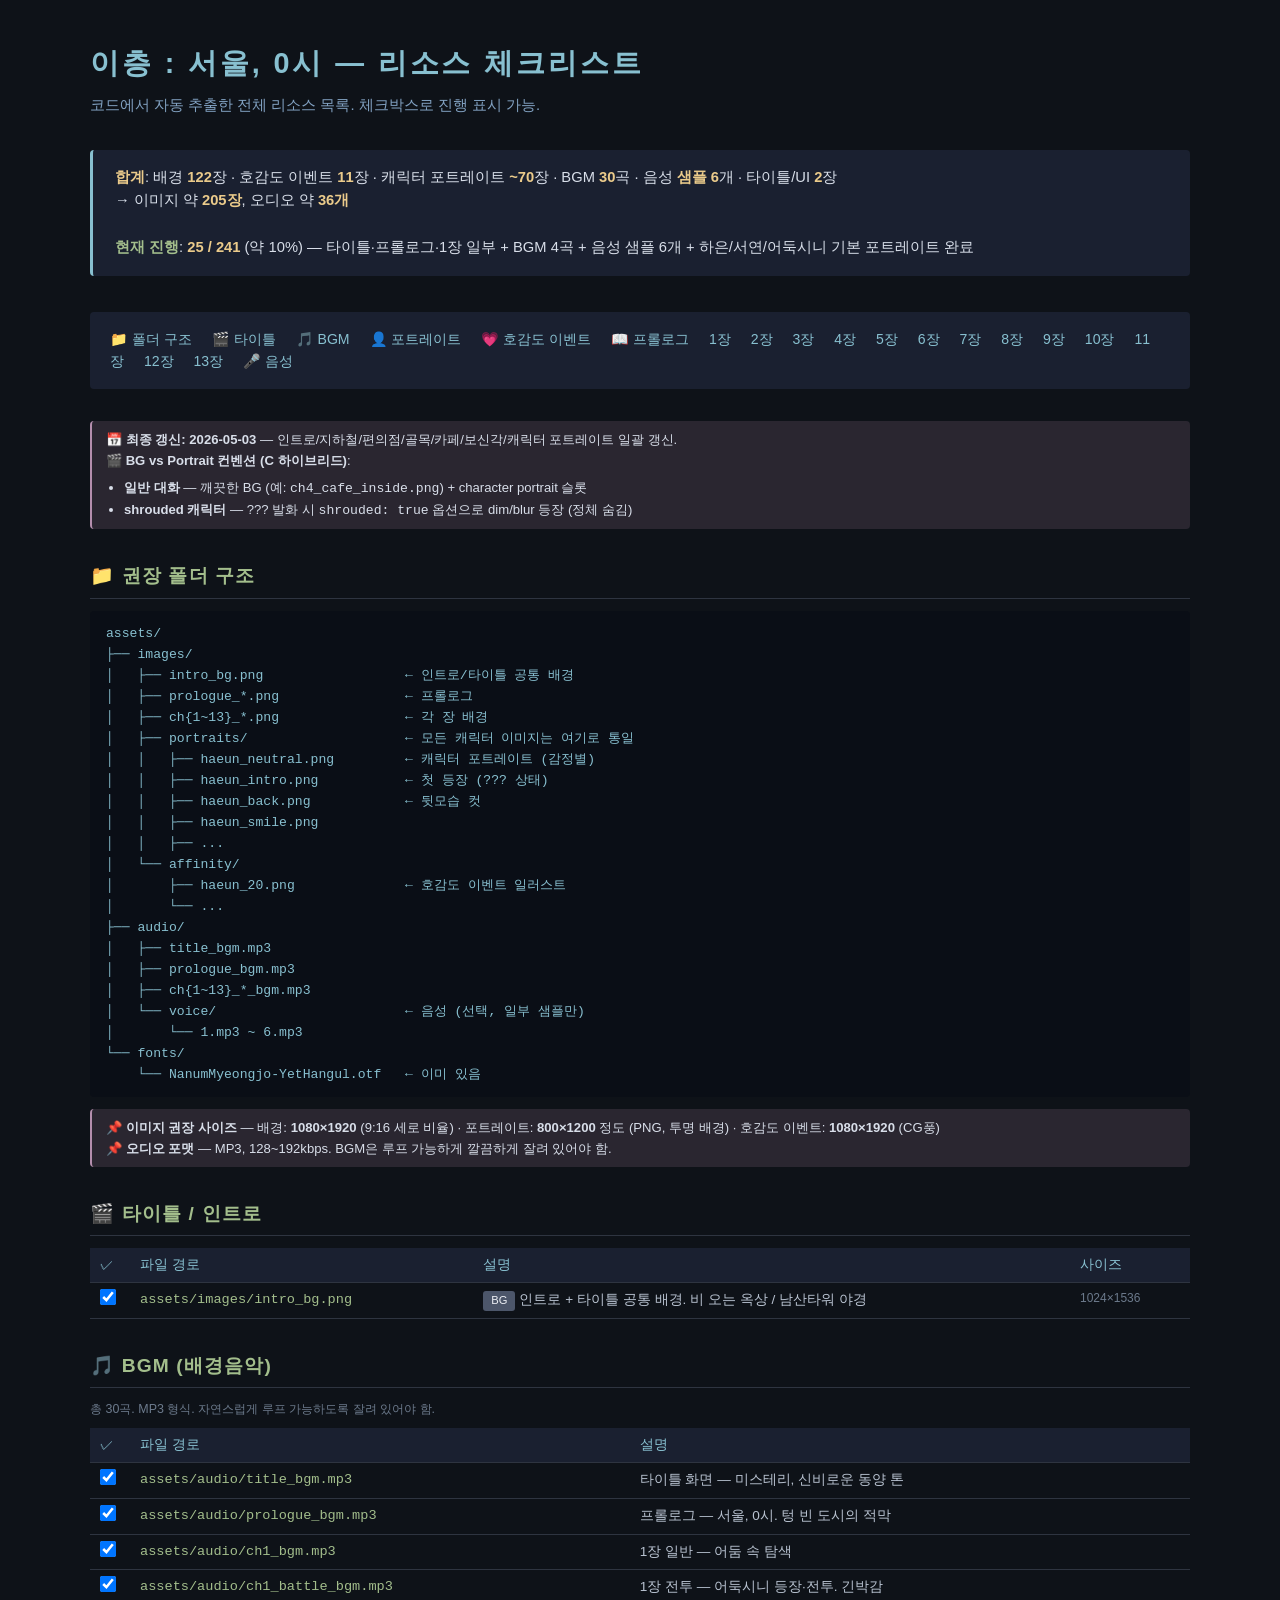
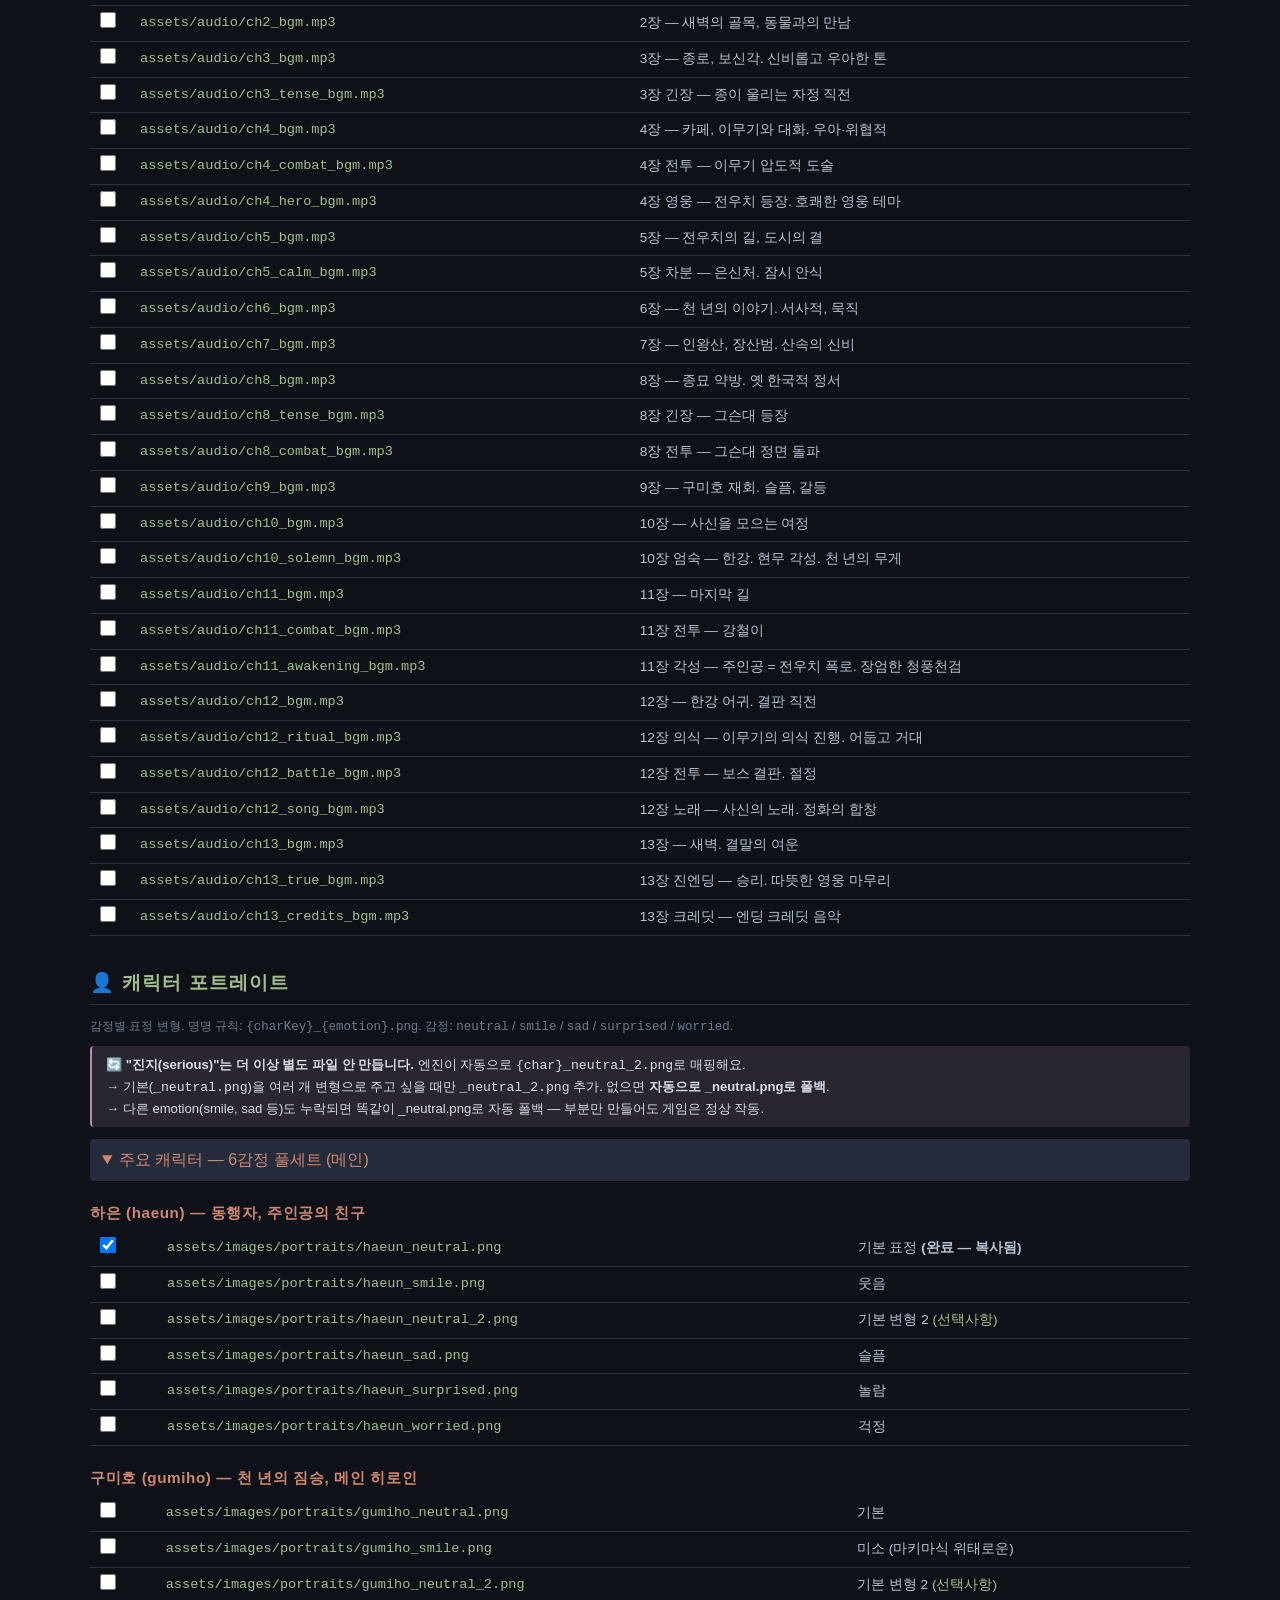
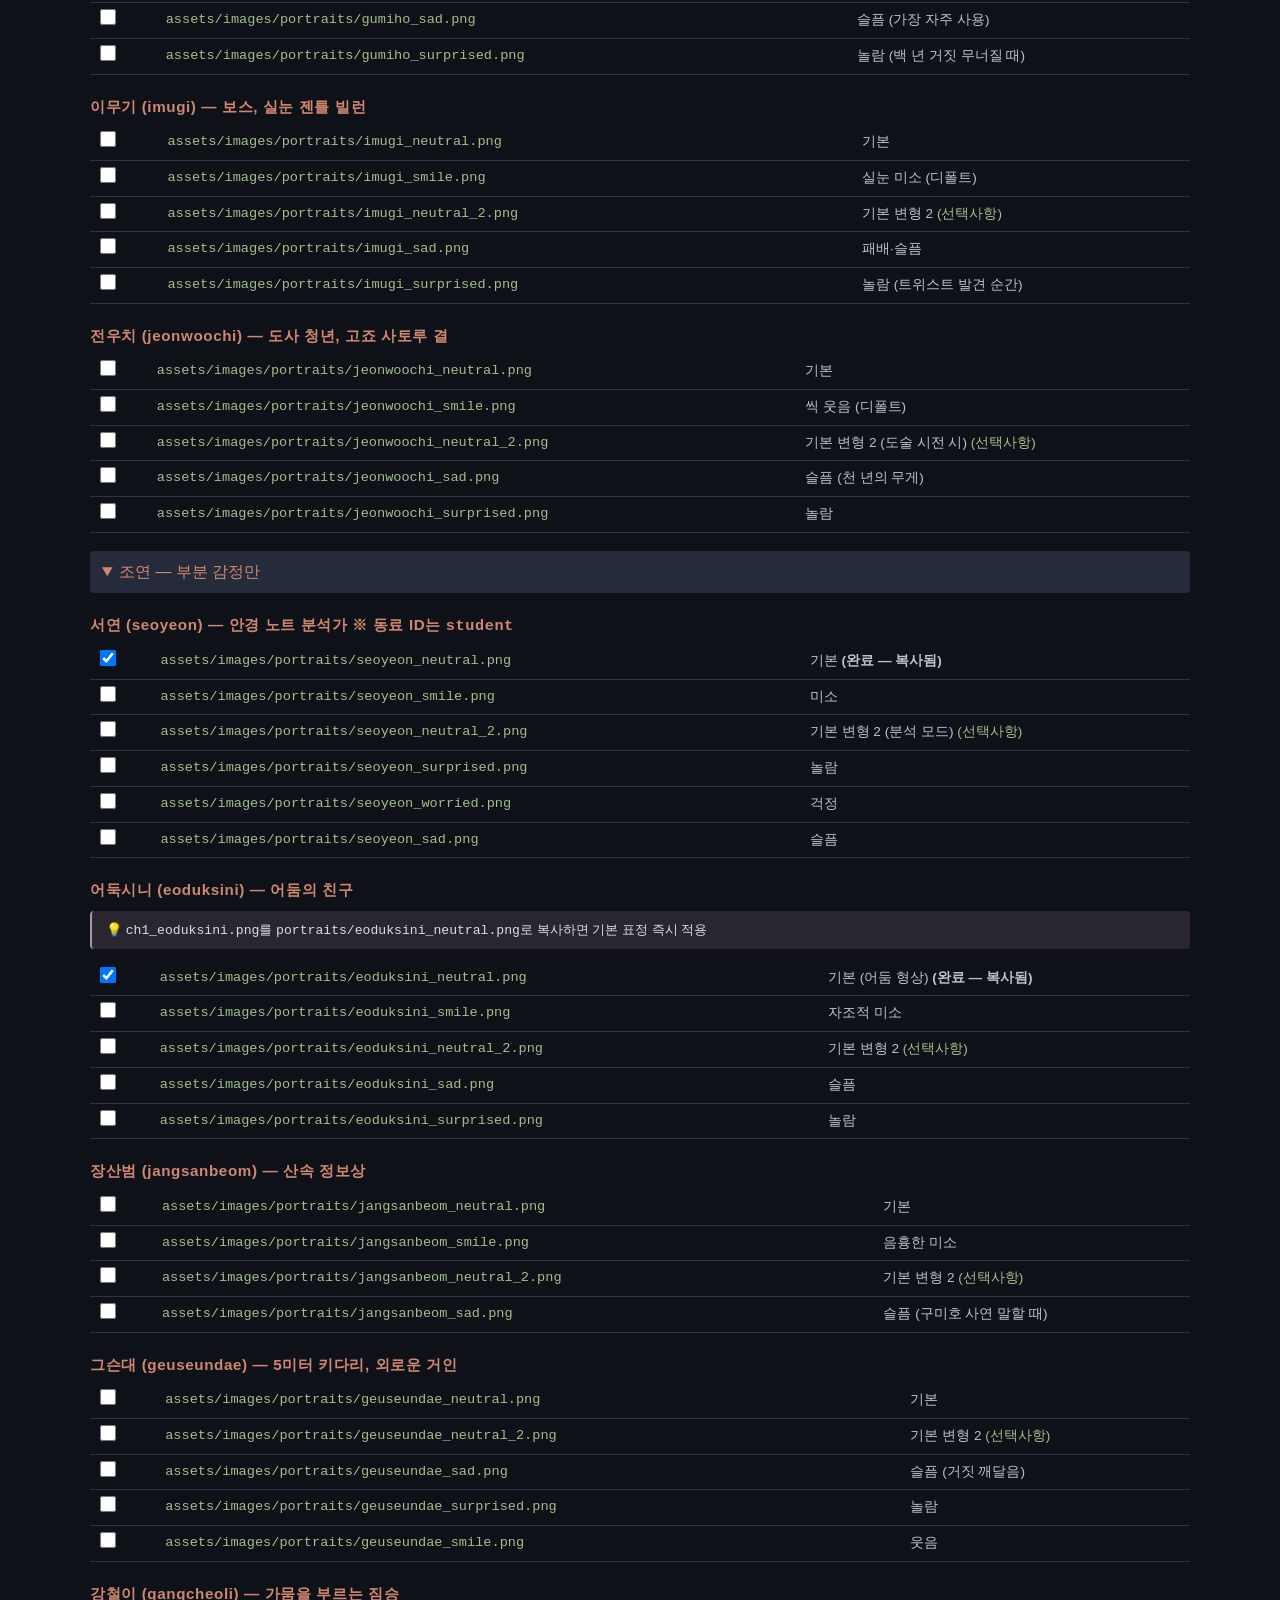
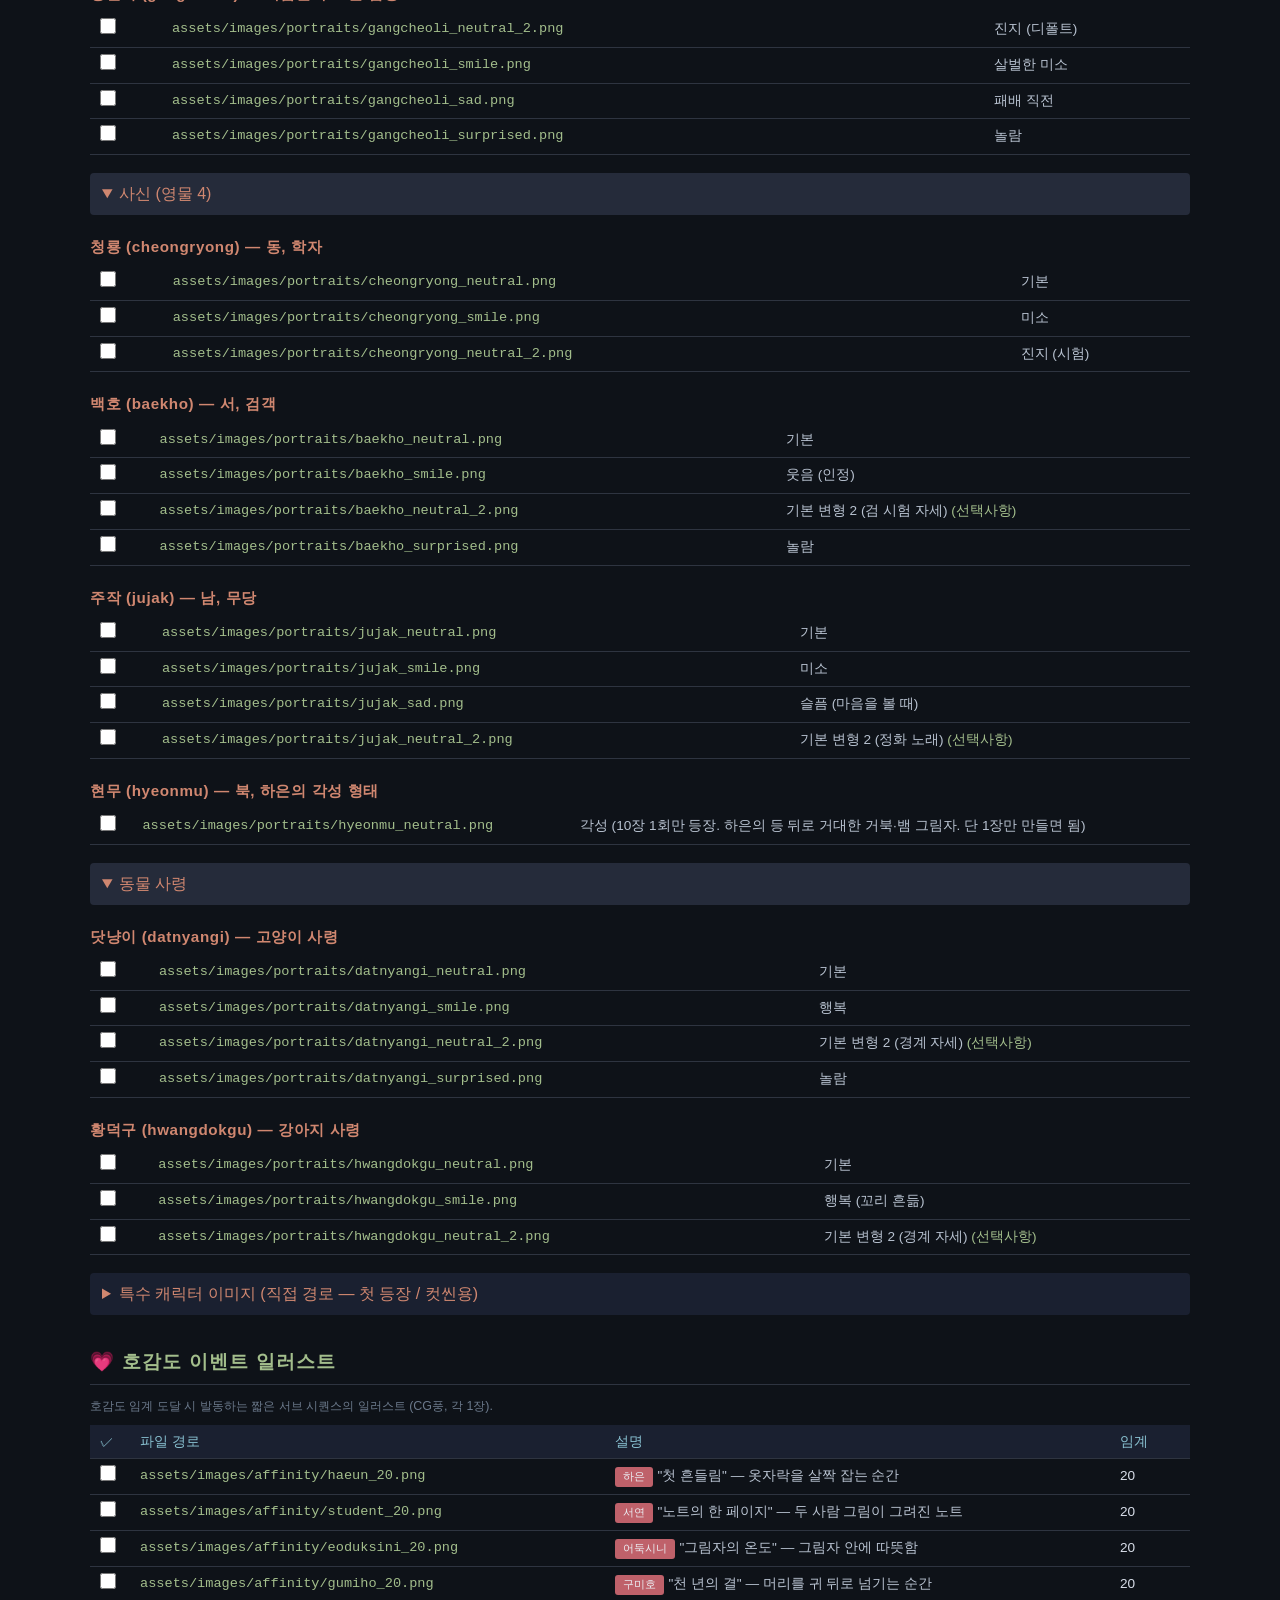
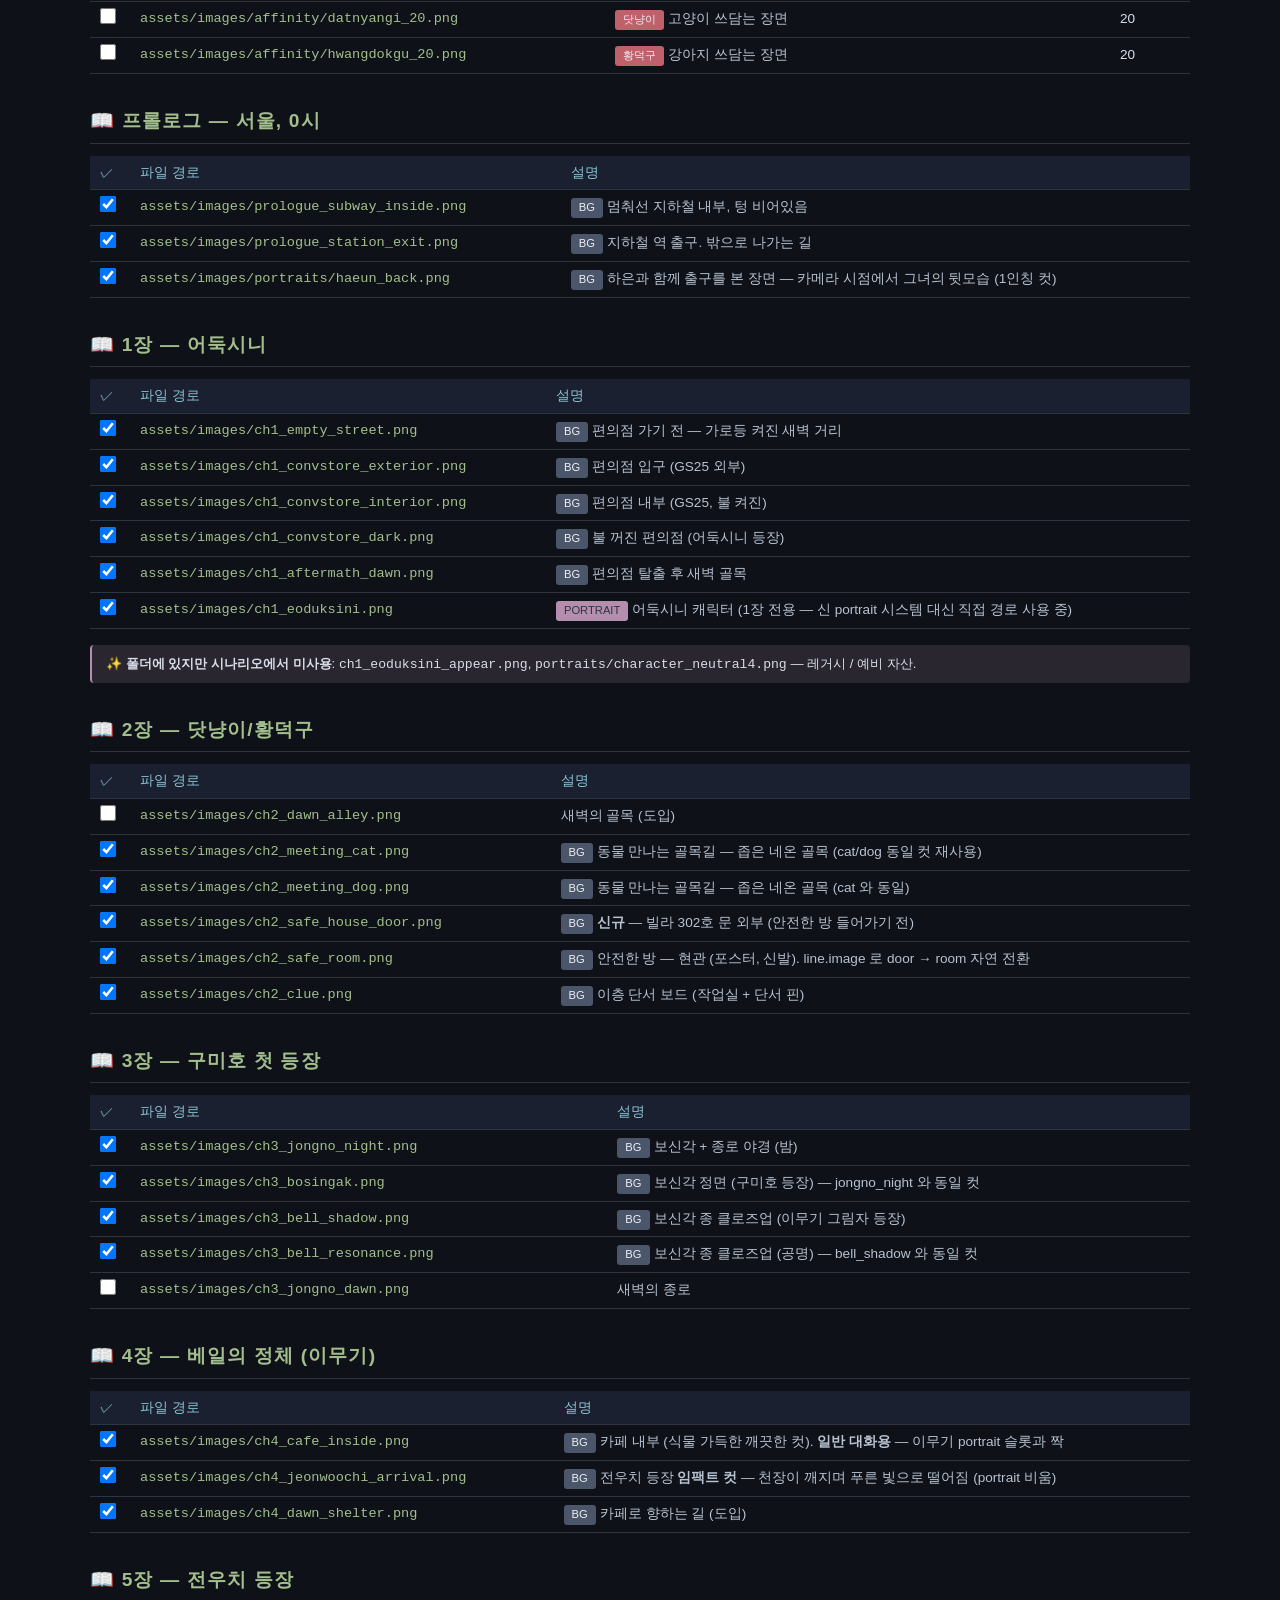
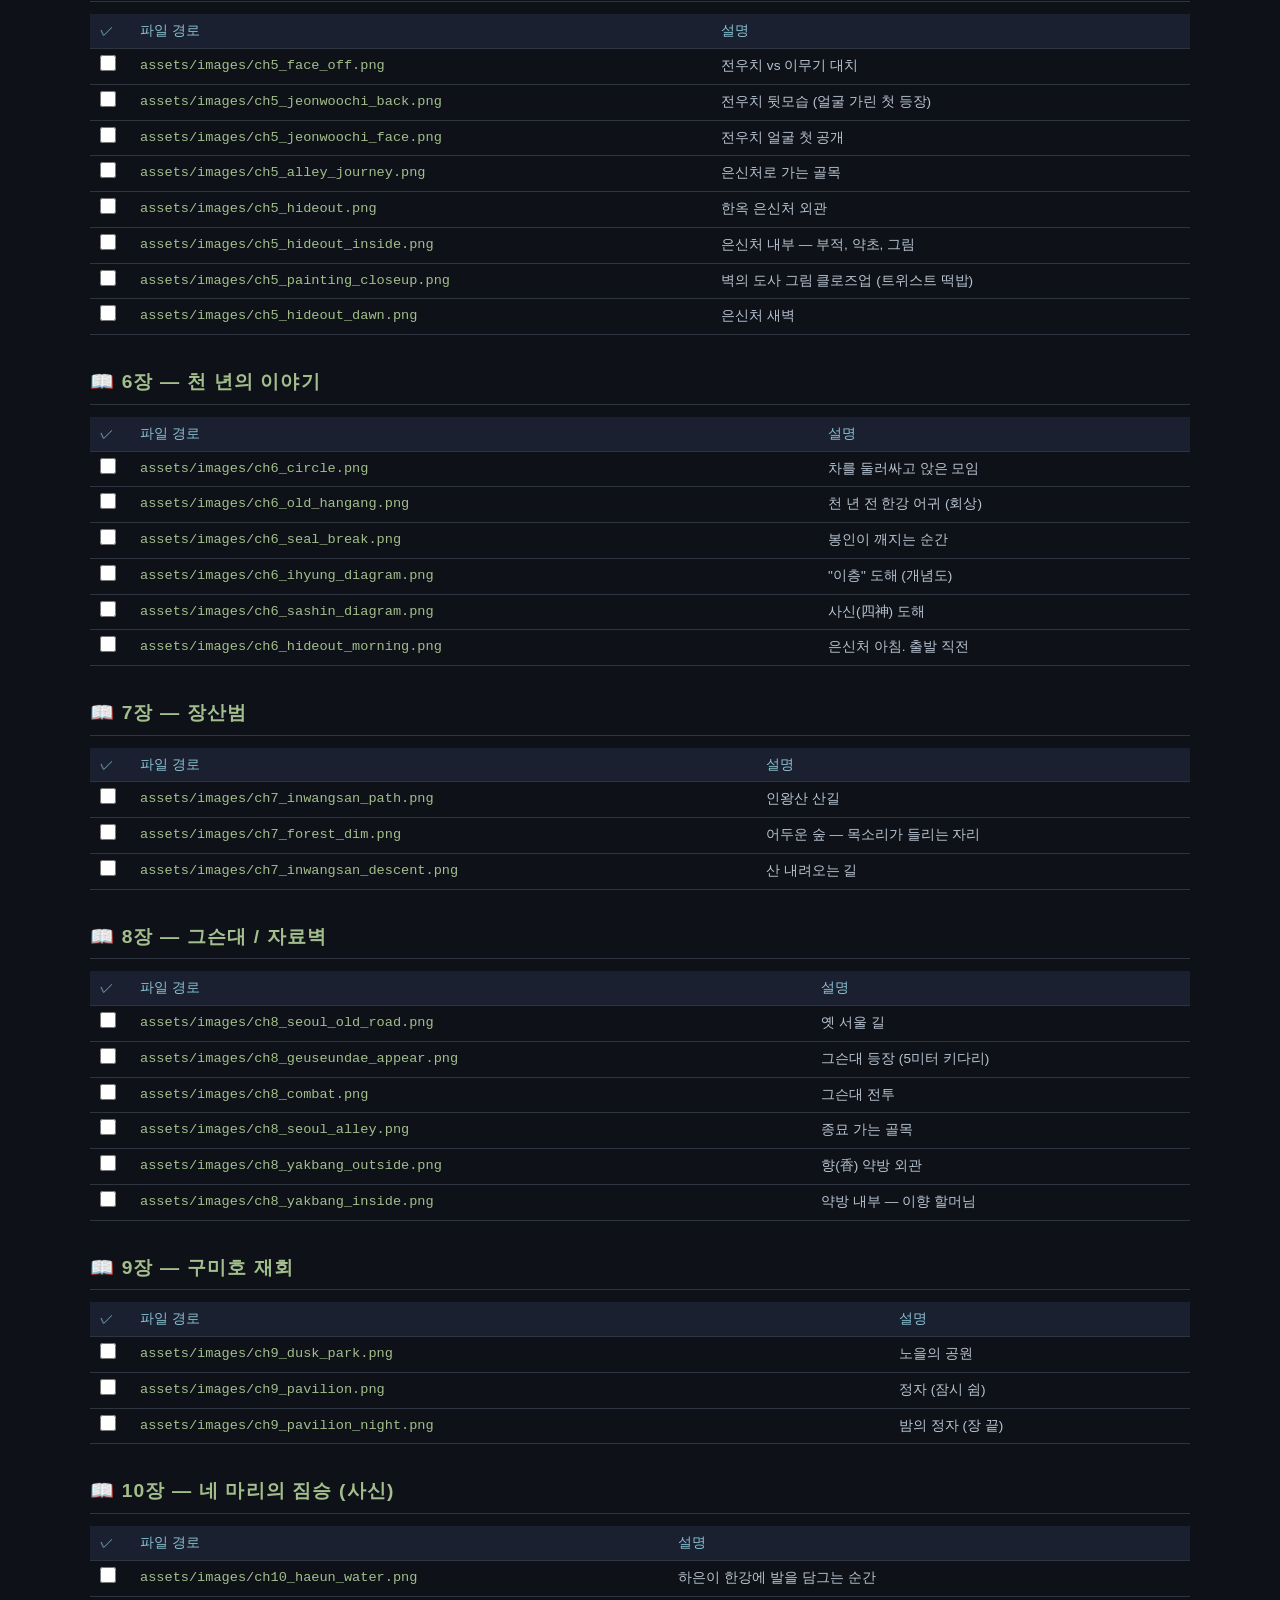
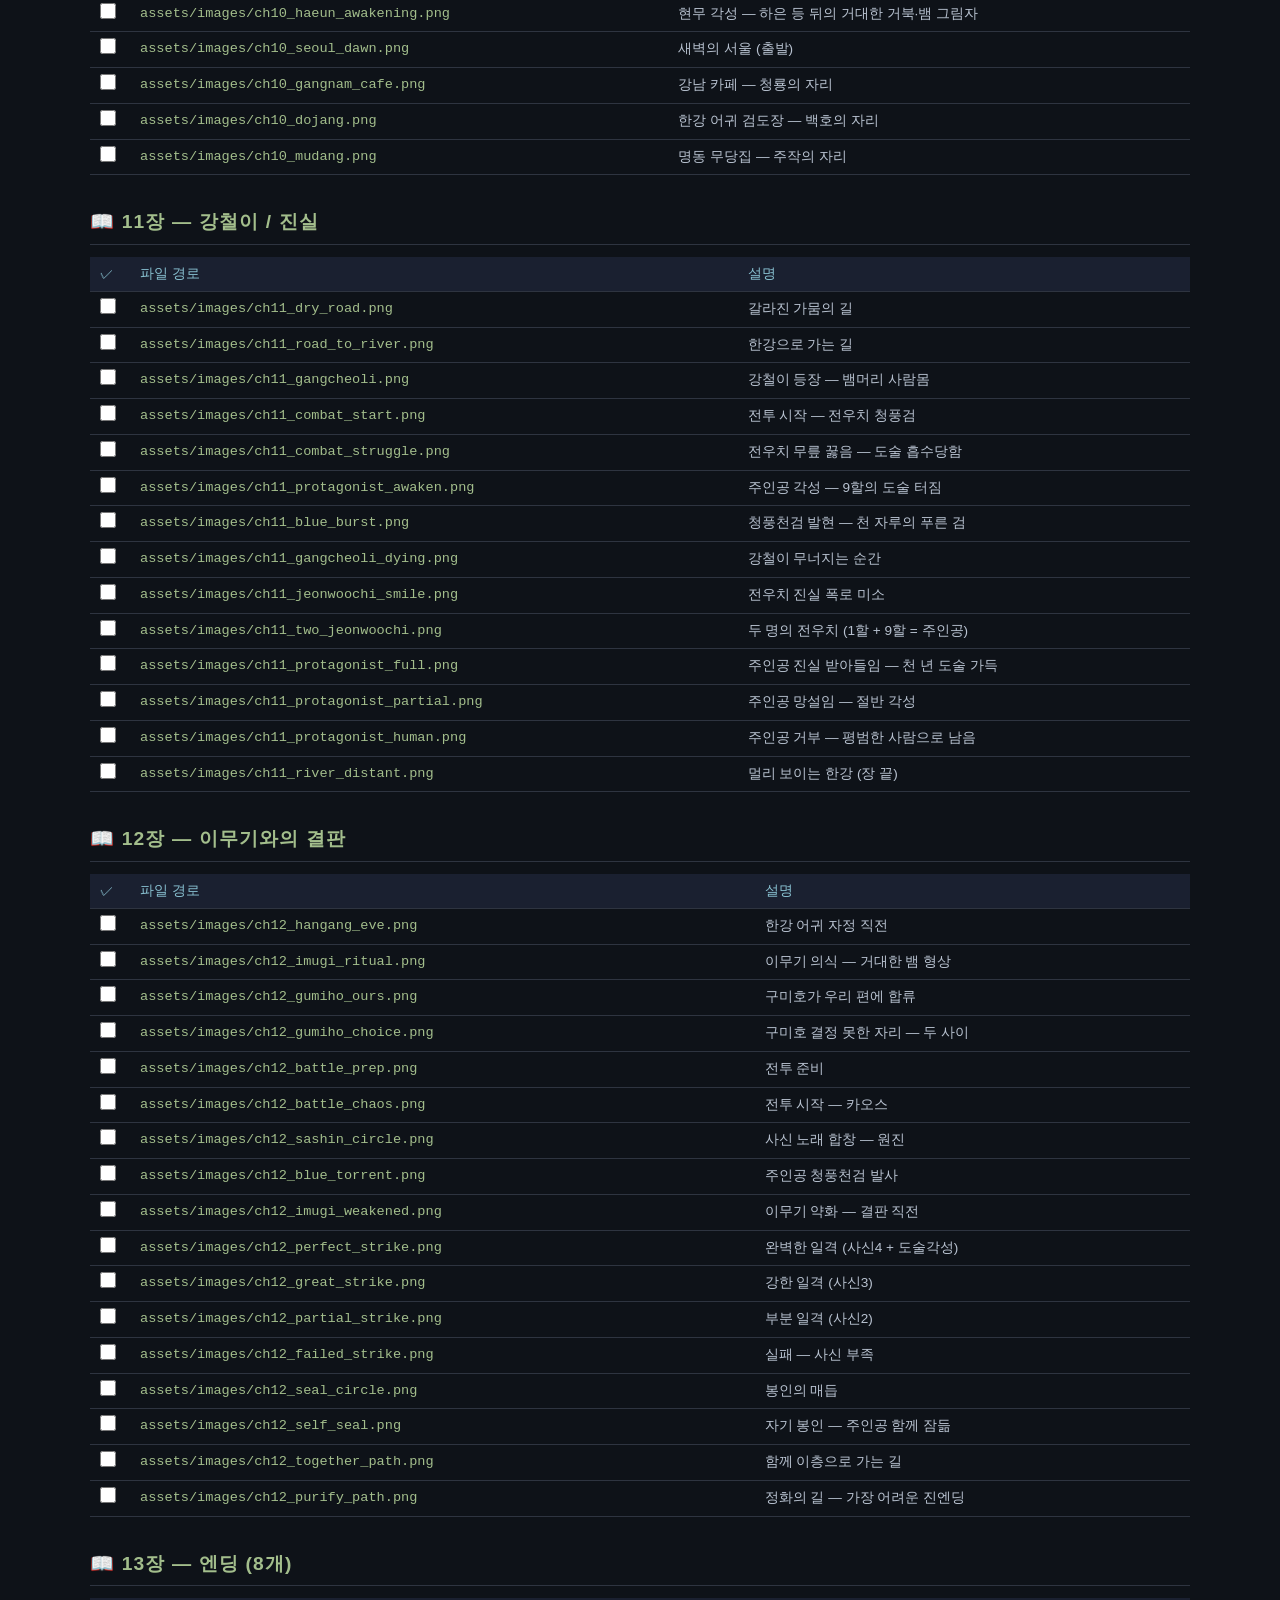
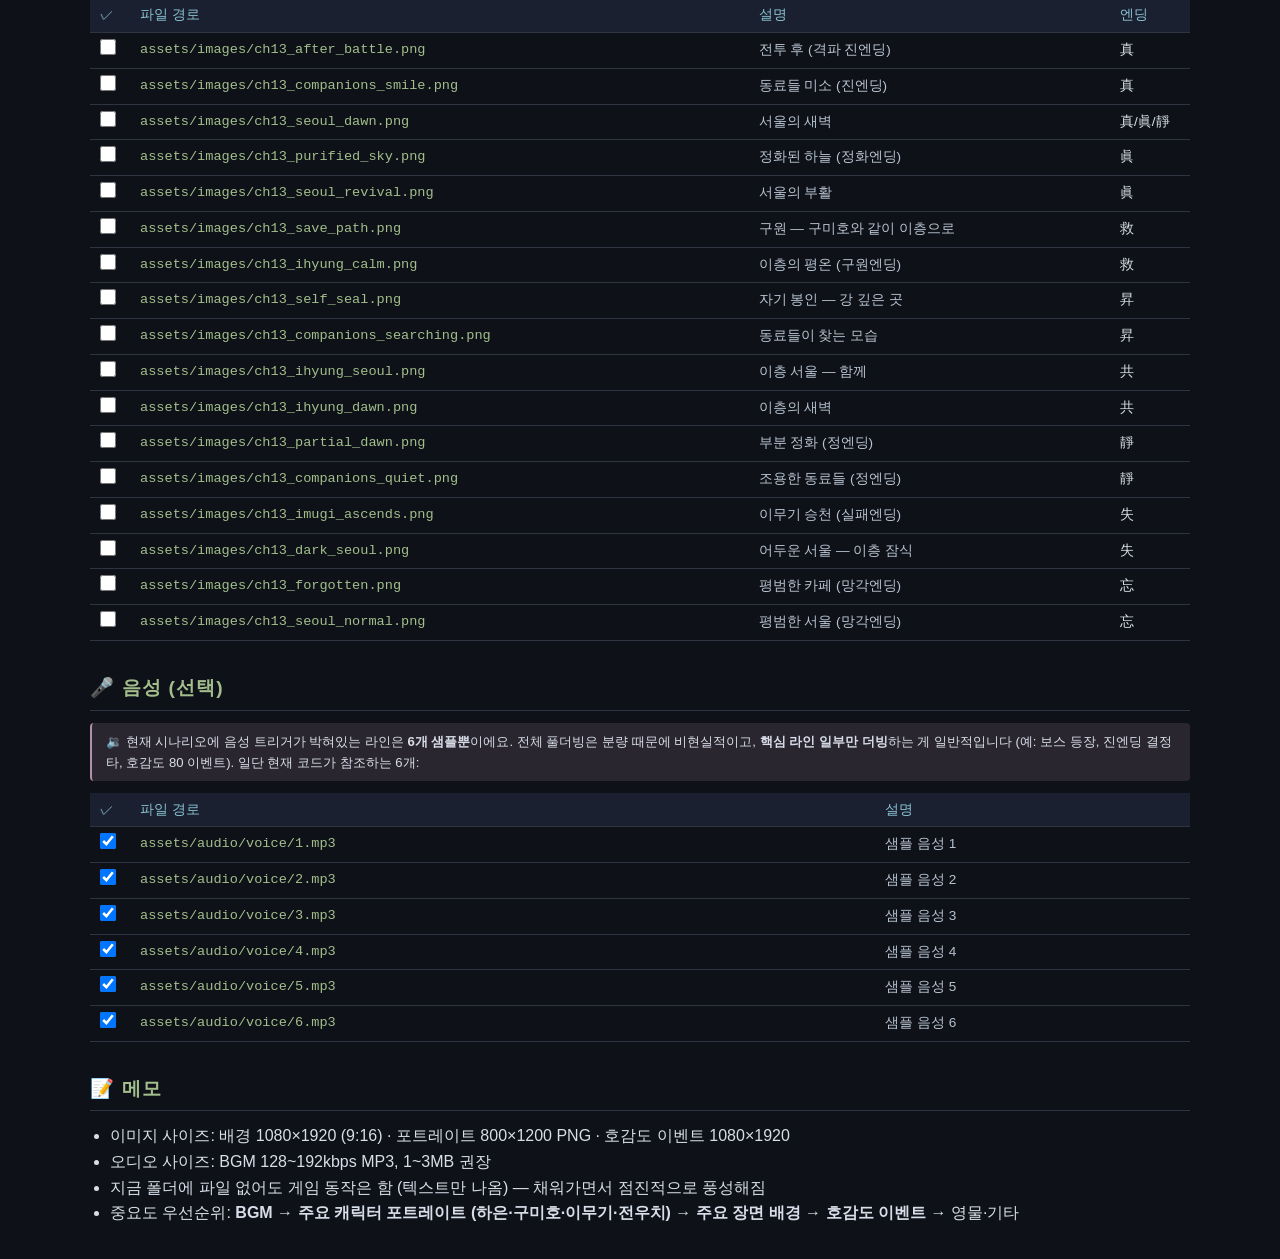
<file: docs/resources.html>
<!DOCTYPE html>
<html lang="ko">
<head>
<meta charset="UTF-8">
<title>이층 : 서울, 0시 — 리소스 체크리스트</title>
<style>
* { box-sizing: border-box; margin: 0; padding: 0; }
body {
    font-family: -apple-system, "Apple SD Gothic Neo", "Malgun Gothic", sans-serif;
    background: #0e1218; color: #d8dee9;
    padding: 40px 20px; line-height: 1.6;
}
.wrapper { max-width: 1100px; margin: 0 auto; }
h1 { font-size: 1.8rem; color: #88c0d0; letter-spacing: 0.1em; margin-bottom: 8px; }
.lead { color: #81a1c1; font-size: 0.92rem; margin-bottom: 32px; }
.summary {
    background: #1a2030; border-left: 3px solid #88c0d0;
    padding: 16px 22px; margin-bottom: 36px; border-radius: 4px;
    font-size: 0.92rem;
}
.summary strong { color: #ebcb8b; }
h2 {
    font-size: 1.2rem; color: #a3be8c; margin: 32px 0 12px;
    padding-bottom: 6px; border-bottom: 1px solid #2e3440;
    letter-spacing: 0.06em;
}
h3 {
    font-size: 0.95rem; color: #d08770; margin: 20px 0 6px;
    letter-spacing: 0.04em;
}
.note {
    background: #2a2630; padding: 8px 14px; border-radius: 4px;
    font-size: 0.82rem; color: #d8dee9; margin: 8px 0 12px;
    border-left: 2px solid #b48ead;
}
table { width: 100%; border-collapse: collapse; margin-bottom: 16px; }
th, td {
    padding: 6px 10px; text-align: left; border-bottom: 1px solid #2e3440;
    font-size: 0.85rem; vertical-align: top;
}
th { background: #1a2030; color: #88c0d0; font-weight: 500; }
td.path { font-family: "SF Mono", Consolas, monospace; color: #a3be8c; word-break: break-all; }
td.desc { color: #b8c2d0; }
input[type=checkbox] { width: 16px; height: 16px; cursor: pointer; }
.tag {
    display: inline-block; padding: 1px 8px; border-radius: 3px;
    font-size: 0.7rem; margin-right: 4px;
}
.tag-bg { background: #4c566a; color: #eceff4; }
.tag-bgm { background: #5e81ac; color: #eceff4; }
.tag-portrait { background: #b48ead; color: #2e3440; }
.tag-affinity { background: #bf616a; color: #eceff4; }
.tag-voice { background: #d08770; color: #2e3440; }
.tag-misc { background: #ebcb8b; color: #2e3440; }
.dimensions { color: #6c7a8c; font-size: 0.75rem; }
.cat-summary {
    color: #6c7a8c; font-size: 0.78rem; margin: 4px 0 8px;
}
details { margin-bottom: 18px; }
details summary {
    cursor: pointer; padding: 8px 12px; background: #1a2030;
    border-radius: 4px; font-weight: 500; color: #d08770;
}
details[open] summary { background: #252b3a; }
.folder {
    font-family: "SF Mono", Consolas, monospace;
    background: #0a0e16; padding: 12px 16px; border-radius: 4px;
    color: #88c0d0; font-size: 0.82rem; white-space: pre;
    margin: 12px 0;
}
.toc {
    background: #1a2030; padding: 16px 20px; border-radius: 4px;
    margin-bottom: 32px; font-size: 0.88rem;
}
.toc a { color: #88c0d0; text-decoration: none; margin-right: 16px; }
.toc a:hover { text-decoration: underline; }
@media print {
    body { background: white; color: black; }
    .summary, .note, th, details summary { background: #f0f0f0; color: black; }
    td.path { color: #006600; }
}
</style>
</head>
<body>
<div class="wrapper">

<h1>이층 : 서울, 0시 — 리소스 체크리스트</h1>
<p class="lead">코드에서 자동 추출한 전체 리소스 목록. 체크박스로 진행 표시 가능.</p>

<div class="summary">
<strong>합계</strong>:
배경 <strong>122</strong>장 · 호감도 이벤트 <strong>11</strong>장 · 캐릭터 포트레이트 <strong>~70</strong>장 ·
BGM <strong>30</strong>곡 · 음성 <strong>샘플 6</strong>개 · 타이틀/UI <strong>2</strong>장
<br>→ 이미지 약 <strong>205장</strong>, 오디오 약 <strong>36개</strong>
<br><br>
<strong style="color:#a3be8c;">현재 진행</strong>: <strong>25 / 241</strong> (약 10%) — 타이틀·프롤로그·1장 일부 + BGM 4곡 + 음성 샘플 6개 + 하은/서연/어둑시니 기본 포트레이트 완료
</div>

<div class="toc">
<a href="#folders">📁 폴더 구조</a>
<a href="#title">🎬 타이틀</a>
<a href="#bgm">🎵 BGM</a>
<a href="#portraits">👤 포트레이트</a>
<a href="#affinity">💗 호감도 이벤트</a>
<a href="#prologue">📖 프롤로그</a>
<a href="#ch1">1장</a>
<a href="#ch2">2장</a>
<a href="#ch3">3장</a>
<a href="#ch4">4장</a>
<a href="#ch5">5장</a>
<a href="#ch6">6장</a>
<a href="#ch7">7장</a>
<a href="#ch8">8장</a>
<a href="#ch9">9장</a>
<a href="#ch10">10장</a>
<a href="#ch11">11장</a>
<a href="#ch12">12장</a>
<a href="#ch13">13장</a>
<a href="#voice">🎤 음성</a>
</div>

<div class="note" style="margin-bottom: 20px;">
📅 <strong>최종 갱신: 2026-05-03</strong> — 인트로/지하철/편의점/골목/카페/보신각/캐릭터 포트레이트 일괄 갱신.<br>
🎬 <strong>BG vs Portrait 컨벤션 (C 하이브리드)</strong>:
<ul style="margin:6px 0 0 18px; padding:0;">
  <li><strong>일반 대화</strong> — 깨끗한 BG (예: <code>ch4_cafe_inside.png</code>) + character portrait 슬롯</li>
  <li><strong>shrouded 캐릭터</strong> — ??? 발화 시 <code>shrouded: true</code> 옵션으로 dim/blur 등장 (정체 숨김)</li>
</ul>
</div>

<h2 id="folders">📁 권장 폴더 구조</h2>
<div class="folder">assets/
├── images/
│   ├── intro_bg.png                  ← 인트로/타이틀 공통 배경
│   ├── prologue_*.png                ← 프롤로그
│   ├── ch{1~13}_*.png                ← 각 장 배경
│   ├── portraits/                    ← 모든 캐릭터 이미지는 여기로 통일
│   │   ├── haeun_neutral.png         ← 캐릭터 포트레이트 (감정별)
│   │   ├── haeun_intro.png           ← 첫 등장 (??? 상태)
│   │   ├── haeun_back.png            ← 뒷모습 컷
│   │   ├── haeun_smile.png
│   │   ├── ...
│   └── affinity/
│       ├── haeun_20.png              ← 호감도 이벤트 일러스트
│       └── ...
├── audio/
│   ├── title_bgm.mp3
│   ├── prologue_bgm.mp3
│   ├── ch{1~13}_*_bgm.mp3
│   └── voice/                        ← 음성 (선택, 일부 샘플만)
│       └── 1.mp3 ~ 6.mp3
└── fonts/
    └── NanumMyeongjo-YetHangul.otf   ← 이미 있음</div>

<div class="note">
📌 <strong>이미지 권장 사이즈</strong> — 배경: <strong>1080×1920</strong> (9:16 세로 비율) ·
포트레이트: <strong>800×1200</strong> 정도 (PNG, 투명 배경) ·
호감도 이벤트: <strong>1080×1920</strong> (CG풍)
<br>📌 <strong>오디오 포맷</strong> — MP3, 128~192kbps. BGM은 루프 가능하게 깔끔하게 잘려 있어야 함.
</div>

<!-- ============================================
     타이틀 / 인트로
     ============================================ -->
<h2 id="title">🎬 타이틀 / 인트로</h2>
<table>
<thead><tr><th width="40">✓</th><th>파일 경로</th><th>설명</th><th width="120">사이즈</th></tr></thead>
<tbody>
<tr><td><input type="checkbox" checked></td><td class="path">assets/images/intro_bg.png</td><td class="desc"><span class="tag tag-bg">BG</span>인트로 + 타이틀 공통 배경. 비 오는 옥상 / 남산타워 야경</td><td class="dimensions">1024×1536</td></tr>
</tbody>
</table>

<!-- ============================================
     BGM
     ============================================ -->
<h2 id="bgm">🎵 BGM (배경음악)</h2>
<p class="cat-summary">총 30곡. MP3 형식. 자연스럽게 루프 가능하도록 잘려 있어야 함.</p>
<table>
<thead><tr><th width="40">✓</th><th>파일 경로</th><th>설명</th></tr></thead>
<tbody>
<tr><td><input type="checkbox" checked></td><td class="path">assets/audio/title_bgm.mp3</td><td class="desc">타이틀 화면 — 미스테리, 신비로운 동양 톤</td></tr>
<tr><td><input type="checkbox" checked></td><td class="path">assets/audio/prologue_bgm.mp3</td><td class="desc">프롤로그 — 서울, 0시. 텅 빈 도시의 적막</td></tr>
<tr><td><input type="checkbox" checked></td><td class="path">assets/audio/ch1_bgm.mp3</td><td class="desc">1장 일반 — 어둠 속 탐색</td></tr>
<tr><td><input type="checkbox" checked></td><td class="path">assets/audio/ch1_battle_bgm.mp3</td><td class="desc">1장 전투 — 어둑시니 등장·전투. 긴박감</td></tr>
<tr><td><input type="checkbox"></td><td class="path">assets/audio/ch2_bgm.mp3</td><td class="desc">2장 — 새벽의 골목, 동물과의 만남</td></tr>
<tr><td><input type="checkbox"></td><td class="path">assets/audio/ch3_bgm.mp3</td><td class="desc">3장 — 종로, 보신각. 신비롭고 우아한 톤</td></tr>
<tr><td><input type="checkbox"></td><td class="path">assets/audio/ch3_tense_bgm.mp3</td><td class="desc">3장 긴장 — 종이 울리는 자정 직전</td></tr>
<tr><td><input type="checkbox"></td><td class="path">assets/audio/ch4_bgm.mp3</td><td class="desc">4장 — 카페, 이무기와 대화. 우아·위협적</td></tr>
<tr><td><input type="checkbox"></td><td class="path">assets/audio/ch4_combat_bgm.mp3</td><td class="desc">4장 전투 — 이무기 압도적 도술</td></tr>
<tr><td><input type="checkbox"></td><td class="path">assets/audio/ch4_hero_bgm.mp3</td><td class="desc">4장 영웅 — 전우치 등장. 호쾌한 영웅 테마</td></tr>
<tr><td><input type="checkbox"></td><td class="path">assets/audio/ch5_bgm.mp3</td><td class="desc">5장 — 전우치의 길, 도시의 결</td></tr>
<tr><td><input type="checkbox"></td><td class="path">assets/audio/ch5_calm_bgm.mp3</td><td class="desc">5장 차분 — 은신처. 잠시 안식</td></tr>
<tr><td><input type="checkbox"></td><td class="path">assets/audio/ch6_bgm.mp3</td><td class="desc">6장 — 천 년의 이야기. 서사적, 묵직</td></tr>
<tr><td><input type="checkbox"></td><td class="path">assets/audio/ch7_bgm.mp3</td><td class="desc">7장 — 인왕산, 장산범. 산속의 신비</td></tr>
<tr><td><input type="checkbox"></td><td class="path">assets/audio/ch8_bgm.mp3</td><td class="desc">8장 — 종묘 약방. 옛 한국적 정서</td></tr>
<tr><td><input type="checkbox"></td><td class="path">assets/audio/ch8_tense_bgm.mp3</td><td class="desc">8장 긴장 — 그슨대 등장</td></tr>
<tr><td><input type="checkbox"></td><td class="path">assets/audio/ch8_combat_bgm.mp3</td><td class="desc">8장 전투 — 그슨대 정면 돌파</td></tr>
<tr><td><input type="checkbox"></td><td class="path">assets/audio/ch9_bgm.mp3</td><td class="desc">9장 — 구미호 재회. 슬픔, 갈등</td></tr>
<tr><td><input type="checkbox"></td><td class="path">assets/audio/ch10_bgm.mp3</td><td class="desc">10장 — 사신을 모으는 여정</td></tr>
<tr><td><input type="checkbox"></td><td class="path">assets/audio/ch10_solemn_bgm.mp3</td><td class="desc">10장 엄숙 — 한강. 현무 각성. 천 년의 무게</td></tr>
<tr><td><input type="checkbox"></td><td class="path">assets/audio/ch11_bgm.mp3</td><td class="desc">11장 — 마지막 길</td></tr>
<tr><td><input type="checkbox"></td><td class="path">assets/audio/ch11_combat_bgm.mp3</td><td class="desc">11장 전투 — 강철이</td></tr>
<tr><td><input type="checkbox"></td><td class="path">assets/audio/ch11_awakening_bgm.mp3</td><td class="desc">11장 각성 — 주인공 = 전우치 폭로. 장엄한 청풍천검</td></tr>
<tr><td><input type="checkbox"></td><td class="path">assets/audio/ch12_bgm.mp3</td><td class="desc">12장 — 한강 어귀. 결판 직전</td></tr>
<tr><td><input type="checkbox"></td><td class="path">assets/audio/ch12_ritual_bgm.mp3</td><td class="desc">12장 의식 — 이무기의 의식 진행. 어둡고 거대</td></tr>
<tr><td><input type="checkbox"></td><td class="path">assets/audio/ch12_battle_bgm.mp3</td><td class="desc">12장 전투 — 보스 결판. 절정</td></tr>
<tr><td><input type="checkbox"></td><td class="path">assets/audio/ch12_song_bgm.mp3</td><td class="desc">12장 노래 — 사신의 노래. 정화의 합창</td></tr>
<tr><td><input type="checkbox"></td><td class="path">assets/audio/ch13_bgm.mp3</td><td class="desc">13장 — 새벽. 결말의 여운</td></tr>
<tr><td><input type="checkbox"></td><td class="path">assets/audio/ch13_true_bgm.mp3</td><td class="desc">13장 진엔딩 — 승리. 따뜻한 영웅 마무리</td></tr>
<tr><td><input type="checkbox"></td><td class="path">assets/audio/ch13_credits_bgm.mp3</td><td class="desc">13장 크레딧 — 엔딩 크레딧 음악</td></tr>
</tbody>
</table>

<!-- ============================================
     포트레이트
     ============================================ -->
<h2 id="portraits">👤 캐릭터 포트레이트</h2>
<p class="cat-summary">감정별 표정 변형. 명명 규칙: <code>{charKey}_{emotion}.png</code>. 감정: <code>neutral</code> / <code>smile</code> / <code>sad</code> / <code>surprised</code> / <code>worried</code>.</p>
<div class="note">
🔄 <strong>"진지(serious)"는 더 이상 별도 파일 안 만듭니다.</strong> 엔진이 자동으로 <code>{char}_neutral_2.png</code>로 매핑해요.
<br>→ 기본(<code>_neutral.png</code>)을 여러 개 변형으로 주고 싶을 때만 <code>_neutral_2.png</code> 추가. 없으면 <strong>자동으로 _neutral.png로 폴백</strong>.
<br>→ 다른 emotion(smile, sad 등)도 누락되면 똑같이 _neutral.png로 자동 폴백 — 부분만 만들어도 게임은 정상 작동.
</div>

<details open>
<summary>주요 캐릭터 — 6감정 풀세트 (메인)</summary>
<h3>하은 (haeun) — 동행자, 주인공의 친구</h3>
<table><tbody>
<tr><td><input type="checkbox" checked></td><td class="path">assets/images/portraits/haeun_neutral.png</td><td class="desc">기본 표정 <strong>(완료 — 복사됨)</strong></td></tr>
<tr><td><input type="checkbox"></td><td class="path">assets/images/portraits/haeun_smile.png</td><td class="desc">웃음</td></tr>
<tr><td><input type="checkbox"></td><td class="path">assets/images/portraits/haeun_neutral_2.png</td><td class="desc">기본 변형 2 <span style="color:#a3be8c;">(선택사항)</span></td></tr>
<tr><td><input type="checkbox"></td><td class="path">assets/images/portraits/haeun_sad.png</td><td class="desc">슬픔</td></tr>
<tr><td><input type="checkbox"></td><td class="path">assets/images/portraits/haeun_surprised.png</td><td class="desc">놀람</td></tr>
<tr><td><input type="checkbox"></td><td class="path">assets/images/portraits/haeun_worried.png</td><td class="desc">걱정</td></tr>
</tbody></table>

<h3>구미호 (gumiho) — 천 년의 짐승, 메인 히로인</h3>
<table><tbody>
<tr><td><input type="checkbox"></td><td class="path">assets/images/portraits/gumiho_neutral.png</td><td class="desc">기본</td></tr>
<tr><td><input type="checkbox"></td><td class="path">assets/images/portraits/gumiho_smile.png</td><td class="desc">미소 (마키마식 위태로운)</td></tr>
<tr><td><input type="checkbox"></td><td class="path">assets/images/portraits/gumiho_neutral_2.png</td><td class="desc">기본 변형 2 <span style="color:#a3be8c;">(선택사항)</span></td></tr>
<tr><td><input type="checkbox"></td><td class="path">assets/images/portraits/gumiho_sad.png</td><td class="desc">슬픔 (가장 자주 사용)</td></tr>
<tr><td><input type="checkbox"></td><td class="path">assets/images/portraits/gumiho_surprised.png</td><td class="desc">놀람 (백 년 거짓 무너질 때)</td></tr>
</tbody></table>

<h3>이무기 (imugi) — 보스, 실눈 젠틀 빌런</h3>
<table><tbody>
<tr><td><input type="checkbox"></td><td class="path">assets/images/portraits/imugi_neutral.png</td><td class="desc">기본</td></tr>
<tr><td><input type="checkbox"></td><td class="path">assets/images/portraits/imugi_smile.png</td><td class="desc">실눈 미소 (디폴트)</td></tr>
<tr><td><input type="checkbox"></td><td class="path">assets/images/portraits/imugi_neutral_2.png</td><td class="desc">기본 변형 2 <span style="color:#a3be8c;">(선택사항)</span></td></tr>
<tr><td><input type="checkbox"></td><td class="path">assets/images/portraits/imugi_sad.png</td><td class="desc">패배·슬픔</td></tr>
<tr><td><input type="checkbox"></td><td class="path">assets/images/portraits/imugi_surprised.png</td><td class="desc">놀람 (트위스트 발견 순간)</td></tr>
</tbody></table>

<h3>전우치 (jeonwoochi) — 도사 청년, 고죠 사토루 결</h3>
<table><tbody>
<tr><td><input type="checkbox"></td><td class="path">assets/images/portraits/jeonwoochi_neutral.png</td><td class="desc">기본</td></tr>
<tr><td><input type="checkbox"></td><td class="path">assets/images/portraits/jeonwoochi_smile.png</td><td class="desc">씩 웃음 (디폴트)</td></tr>
<tr><td><input type="checkbox"></td><td class="path">assets/images/portraits/jeonwoochi_neutral_2.png</td><td class="desc">기본 변형 2 (도술 시전 시) <span style="color:#a3be8c;">(선택사항)</span></td></tr>
<tr><td><input type="checkbox"></td><td class="path">assets/images/portraits/jeonwoochi_sad.png</td><td class="desc">슬픔 (천 년의 무게)</td></tr>
<tr><td><input type="checkbox"></td><td class="path">assets/images/portraits/jeonwoochi_surprised.png</td><td class="desc">놀람</td></tr>
</tbody></table>
</details>

<details open>
<summary>조연 — 부분 감정만</summary>
<h3>서연 (seoyeon) — 안경 노트 분석가 ※ 동료 ID는 <code>student</code></h3>
<table><tbody>
<tr><td><input type="checkbox" checked></td><td class="path">assets/images/portraits/seoyeon_neutral.png</td><td class="desc">기본 <strong>(완료 — 복사됨)</strong></td></tr>
<tr><td><input type="checkbox"></td><td class="path">assets/images/portraits/seoyeon_smile.png</td><td class="desc">미소</td></tr>
<tr><td><input type="checkbox"></td><td class="path">assets/images/portraits/seoyeon_neutral_2.png</td><td class="desc">기본 변형 2 (분석 모드) <span style="color:#a3be8c;">(선택사항)</span></td></tr>
<tr><td><input type="checkbox"></td><td class="path">assets/images/portraits/seoyeon_surprised.png</td><td class="desc">놀람</td></tr>
<tr><td><input type="checkbox"></td><td class="path">assets/images/portraits/seoyeon_worried.png</td><td class="desc">걱정</td></tr>
<tr><td><input type="checkbox"></td><td class="path">assets/images/portraits/seoyeon_sad.png</td><td class="desc">슬픔</td></tr>
</tbody></table>

<h3>어둑시니 (eoduksini) — 어둠의 친구</h3>
<div class="note">💡 <code>ch1_eoduksini.png</code>를 <code>portraits/eoduksini_neutral.png</code>로 복사하면 기본 표정 즉시 적용</div>
<table><tbody>
<tr><td><input type="checkbox" checked></td><td class="path">assets/images/portraits/eoduksini_neutral.png</td><td class="desc">기본 (어둠 형상) <strong>(완료 — 복사됨)</strong></td></tr>
<tr><td><input type="checkbox"></td><td class="path">assets/images/portraits/eoduksini_smile.png</td><td class="desc">자조적 미소</td></tr>
<tr><td><input type="checkbox"></td><td class="path">assets/images/portraits/eoduksini_neutral_2.png</td><td class="desc">기본 변형 2 <span style="color:#a3be8c;">(선택사항)</span></td></tr>
<tr><td><input type="checkbox"></td><td class="path">assets/images/portraits/eoduksini_sad.png</td><td class="desc">슬픔</td></tr>
<tr><td><input type="checkbox"></td><td class="path">assets/images/portraits/eoduksini_surprised.png</td><td class="desc">놀람</td></tr>
</tbody></table>

<h3>장산범 (jangsanbeom) — 산속 정보상</h3>
<table><tbody>
<tr><td><input type="checkbox"></td><td class="path">assets/images/portraits/jangsanbeom_neutral.png</td><td class="desc">기본</td></tr>
<tr><td><input type="checkbox"></td><td class="path">assets/images/portraits/jangsanbeom_smile.png</td><td class="desc">음흉한 미소</td></tr>
<tr><td><input type="checkbox"></td><td class="path">assets/images/portraits/jangsanbeom_neutral_2.png</td><td class="desc">기본 변형 2 <span style="color:#a3be8c;">(선택사항)</span></td></tr>
<tr><td><input type="checkbox"></td><td class="path">assets/images/portraits/jangsanbeom_sad.png</td><td class="desc">슬픔 (구미호 사연 말할 때)</td></tr>
</tbody></table>

<h3>그슨대 (geuseundae) — 5미터 키다리, 외로운 거인</h3>
<table><tbody>
<tr><td><input type="checkbox"></td><td class="path">assets/images/portraits/geuseundae_neutral.png</td><td class="desc">기본</td></tr>
<tr><td><input type="checkbox"></td><td class="path">assets/images/portraits/geuseundae_neutral_2.png</td><td class="desc">기본 변형 2 <span style="color:#a3be8c;">(선택사항)</span></td></tr>
<tr><td><input type="checkbox"></td><td class="path">assets/images/portraits/geuseundae_sad.png</td><td class="desc">슬픔 (거짓 깨달음)</td></tr>
<tr><td><input type="checkbox"></td><td class="path">assets/images/portraits/geuseundae_surprised.png</td><td class="desc">놀람</td></tr>
<tr><td><input type="checkbox"></td><td class="path">assets/images/portraits/geuseundae_smile.png</td><td class="desc">웃음</td></tr>
</tbody></table>

<h3>강철이 (gangcheoli) — 가뭄을 부르는 짐승</h3>
<table><tbody>
<tr><td><input type="checkbox"></td><td class="path">assets/images/portraits/gangcheoli_neutral_2.png</td><td class="desc">진지 (디폴트)</td></tr>
<tr><td><input type="checkbox"></td><td class="path">assets/images/portraits/gangcheoli_smile.png</td><td class="desc">살벌한 미소</td></tr>
<tr><td><input type="checkbox"></td><td class="path">assets/images/portraits/gangcheoli_sad.png</td><td class="desc">패배 직전</td></tr>
<tr><td><input type="checkbox"></td><td class="path">assets/images/portraits/gangcheoli_surprised.png</td><td class="desc">놀람</td></tr>
</tbody></table>
</details>

<details open>
<summary>사신 (영물 4)</summary>
<h3>청룡 (cheongryong) — 동, 학자</h3>
<table><tbody>
<tr><td><input type="checkbox"></td><td class="path">assets/images/portraits/cheongryong_neutral.png</td><td class="desc">기본</td></tr>
<tr><td><input type="checkbox"></td><td class="path">assets/images/portraits/cheongryong_smile.png</td><td class="desc">미소</td></tr>
<tr><td><input type="checkbox"></td><td class="path">assets/images/portraits/cheongryong_neutral_2.png</td><td class="desc">진지 (시험)</td></tr>
</tbody></table>

<h3>백호 (baekho) — 서, 검객</h3>
<table><tbody>
<tr><td><input type="checkbox"></td><td class="path">assets/images/portraits/baekho_neutral.png</td><td class="desc">기본</td></tr>
<tr><td><input type="checkbox"></td><td class="path">assets/images/portraits/baekho_smile.png</td><td class="desc">웃음 (인정)</td></tr>
<tr><td><input type="checkbox"></td><td class="path">assets/images/portraits/baekho_neutral_2.png</td><td class="desc">기본 변형 2 (검 시험 자세) <span style="color:#a3be8c;">(선택사항)</span></td></tr>
<tr><td><input type="checkbox"></td><td class="path">assets/images/portraits/baekho_surprised.png</td><td class="desc">놀람</td></tr>
</tbody></table>

<h3>주작 (jujak) — 남, 무당</h3>
<table><tbody>
<tr><td><input type="checkbox"></td><td class="path">assets/images/portraits/jujak_neutral.png</td><td class="desc">기본</td></tr>
<tr><td><input type="checkbox"></td><td class="path">assets/images/portraits/jujak_smile.png</td><td class="desc">미소</td></tr>
<tr><td><input type="checkbox"></td><td class="path">assets/images/portraits/jujak_sad.png</td><td class="desc">슬픔 (마음을 볼 때)</td></tr>
<tr><td><input type="checkbox"></td><td class="path">assets/images/portraits/jujak_neutral_2.png</td><td class="desc">기본 변형 2 (정화 노래) <span style="color:#a3be8c;">(선택사항)</span></td></tr>
</tbody></table>

<h3>현무 (hyeonmu) — 북, 하은의 각성 형태</h3>
<table><tbody>
<tr><td><input type="checkbox"></td><td class="path">assets/images/portraits/hyeonmu_neutral.png</td><td class="desc">각성 (10장 1회만 등장. 하은의 등 뒤로 거대한 거북·뱀 그림자. 단 1장만 만들면 됨)</td></tr>
</tbody></table>
</details>

<details open>
<summary>동물 사령</summary>
<h3>닷냥이 (datnyangi) — 고양이 사령</h3>
<table><tbody>
<tr><td><input type="checkbox"></td><td class="path">assets/images/portraits/datnyangi_neutral.png</td><td class="desc">기본</td></tr>
<tr><td><input type="checkbox"></td><td class="path">assets/images/portraits/datnyangi_smile.png</td><td class="desc">행복</td></tr>
<tr><td><input type="checkbox"></td><td class="path">assets/images/portraits/datnyangi_neutral_2.png</td><td class="desc">기본 변형 2 (경계 자세) <span style="color:#a3be8c;">(선택사항)</span></td></tr>
<tr><td><input type="checkbox"></td><td class="path">assets/images/portraits/datnyangi_surprised.png</td><td class="desc">놀람</td></tr>
</tbody></table>

<h3>황덕구 (hwangdokgu) — 강아지 사령</h3>
<table><tbody>
<tr><td><input type="checkbox"></td><td class="path">assets/images/portraits/hwangdokgu_neutral.png</td><td class="desc">기본</td></tr>
<tr><td><input type="checkbox"></td><td class="path">assets/images/portraits/hwangdokgu_smile.png</td><td class="desc">행복 (꼬리 흔듦)</td></tr>
<tr><td><input type="checkbox"></td><td class="path">assets/images/portraits/hwangdokgu_neutral_2.png</td><td class="desc">기본 변형 2 (경계 자세) <span style="color:#a3be8c;">(선택사항)</span></td></tr>
</tbody></table>
</details>

<details>
<summary>특수 캐릭터 이미지 (직접 경로 — 첫 등장 / 컷씬용)</summary>
<table><tbody>
<tr><td><input type="checkbox" checked></td><td class="path">assets/images/portraits/haeun_intro.png</td><td class="desc"><span class="tag tag-portrait">PORTRAIT</span>하은의 1장 초기 모습 (이름 공개 전, ??? 상태)</td></tr>
</tbody></table>
</details>

<!-- ============================================
     호감도 이벤트
     ============================================ -->
<h2 id="affinity">💗 호감도 이벤트 일러스트</h2>
<p class="cat-summary">호감도 임계 도달 시 발동하는 짧은 서브 시퀀스의 일러스트 (CG풍, 각 1장).</p>
<table>
<thead><tr><th width="40">✓</th><th>파일 경로</th><th>설명</th><th width="80">임계</th></tr></thead>
<tbody>
<tr><td><input type="checkbox"></td><td class="path">assets/images/affinity/haeun_20.png</td><td class="desc"><span class="tag tag-affinity">하은</span>"첫 흔들림" — 옷자락을 살짝 잡는 순간</td><td>20</td></tr>
<tr><td><input type="checkbox"></td><td class="path">assets/images/affinity/student_20.png</td><td class="desc"><span class="tag tag-affinity">서연</span>"노트의 한 페이지" — 두 사람 그림이 그려진 노트</td><td>20</td></tr>
<tr><td><input type="checkbox"></td><td class="path">assets/images/affinity/eoduksini_20.png</td><td class="desc"><span class="tag tag-affinity">어둑시니</span>"그림자의 온도" — 그림자 안에 따뜻함</td><td>20</td></tr>
<tr><td><input type="checkbox"></td><td class="path">assets/images/affinity/gumiho_20.png</td><td class="desc"><span class="tag tag-affinity">구미호</span>"천 년의 결" — 머리를 귀 뒤로 넘기는 순간</td><td>20</td></tr>
<tr><td><input type="checkbox"></td><td class="path">assets/images/affinity/datnyangi_20.png</td><td class="desc"><span class="tag tag-affinity">닷냥이</span>고양이 쓰담는 장면</td><td>20</td></tr>
<tr><td><input type="checkbox"></td><td class="path">assets/images/affinity/hwangdokgu_20.png</td><td class="desc"><span class="tag tag-affinity">황덕구</span>강아지 쓰담는 장면</td><td>20</td></tr>
</tbody>
</table>

<!-- ============================================
     프롤로그
     ============================================ -->
<h2 id="prologue">📖 프롤로그 — 서울, 0시</h2>
<table>
<thead><tr><th width="40">✓</th><th>파일 경로</th><th>설명</th></tr></thead>
<tbody>
<tr><td><input type="checkbox" checked></td><td class="path">assets/images/prologue_subway_inside.png</td><td class="desc"><span class="tag tag-bg">BG</span>멈춰선 지하철 내부, 텅 비어있음</td></tr>
<tr><td><input type="checkbox" checked></td><td class="path">assets/images/prologue_station_exit.png</td><td class="desc"><span class="tag tag-bg">BG</span>지하철 역 출구. 밖으로 나가는 길</td></tr>
<tr><td><input type="checkbox" checked></td><td class="path">assets/images/portraits/haeun_back.png</td><td class="desc"><span class="tag tag-bg">BG</span>하은과 함께 출구를 본 장면 — 카메라 시점에서 그녀의 뒷모습 (1인칭 컷)</td></tr>
</tbody>
</table>

<!-- ============================================
     1장
     ============================================ -->
<h2 id="ch1">📖 1장 — 어둑시니</h2>
<table>
<thead><tr><th width="40">✓</th><th>파일 경로</th><th>설명</th></tr></thead>
<tbody>
<tr><td><input type="checkbox" checked></td><td class="path">assets/images/ch1_empty_street.png</td><td class="desc"><span class="tag tag-bg">BG</span>편의점 가기 전 — 가로등 켜진 새벽 거리</td></tr>
<tr><td><input type="checkbox" checked></td><td class="path">assets/images/ch1_convstore_exterior.png</td><td class="desc"><span class="tag tag-bg">BG</span>편의점 입구 (GS25 외부)</td></tr>
<tr><td><input type="checkbox" checked></td><td class="path">assets/images/ch1_convstore_interior.png</td><td class="desc"><span class="tag tag-bg">BG</span>편의점 내부 (GS25, 불 켜진)</td></tr>
<tr><td><input type="checkbox" checked></td><td class="path">assets/images/ch1_convstore_dark.png</td><td class="desc"><span class="tag tag-bg">BG</span>불 꺼진 편의점 (어둑시니 등장)</td></tr>
<tr><td><input type="checkbox" checked></td><td class="path">assets/images/ch1_aftermath_dawn.png</td><td class="desc"><span class="tag tag-bg">BG</span>편의점 탈출 후 새벽 골목</td></tr>
<tr><td><input type="checkbox" checked></td><td class="path">assets/images/ch1_eoduksini.png</td><td class="desc"><span class="tag tag-portrait">PORTRAIT</span>어둑시니 캐릭터 (1장 전용 — 신 portrait 시스템 대신 직접 경로 사용 중)</td></tr>
</tbody>
</table>

<div class="note">
✨ <strong>폴더에 있지만 시나리오에서 미사용</strong>: <code>ch1_eoduksini_appear.png</code>, <code>portraits/character_neutral4.png</code> — 레거시 / 예비 자산.
</div>

<!-- ============================================
     2장
     ============================================ -->
<h2 id="ch2">📖 2장 — 닷냥이/황덕구</h2>
<table>
<thead><tr><th width="40">✓</th><th>파일 경로</th><th>설명</th></tr></thead>
<tbody>
<tr><td><input type="checkbox"></td><td class="path">assets/images/ch2_dawn_alley.png</td><td class="desc">새벽의 골목 (도입)</td></tr>
<tr><td><input type="checkbox" checked></td><td class="path">assets/images/ch2_meeting_cat.png</td><td class="desc"><span class="tag tag-bg">BG</span>동물 만나는 골목길 — 좁은 네온 골목 (cat/dog 동일 컷 재사용)</td></tr>
<tr><td><input type="checkbox" checked></td><td class="path">assets/images/ch2_meeting_dog.png</td><td class="desc"><span class="tag tag-bg">BG</span>동물 만나는 골목길 — 좁은 네온 골목 (cat 와 동일)</td></tr>
<tr><td><input type="checkbox" checked></td><td class="path">assets/images/ch2_safe_house_door.png</td><td class="desc"><span class="tag tag-bg">BG</span><strong>신규</strong> — 빌라 302호 문 외부 (안전한 방 들어가기 전)</td></tr>
<tr><td><input type="checkbox" checked></td><td class="path">assets/images/ch2_safe_room.png</td><td class="desc"><span class="tag tag-bg">BG</span>안전한 방 — 현관 (포스터, 신발). line.image 로 door → room 자연 전환</td></tr>
<tr><td><input type="checkbox" checked></td><td class="path">assets/images/ch2_clue.png</td><td class="desc"><span class="tag tag-bg">BG</span>이층 단서 보드 (작업실 + 단서 핀)</td></tr>
</tbody>
</table>

<!-- ============================================
     3장
     ============================================ -->
<h2 id="ch3">📖 3장 — 구미호 첫 등장</h2>
<table>
<thead><tr><th width="40">✓</th><th>파일 경로</th><th>설명</th></tr></thead>
<tbody>
<tr><td><input type="checkbox" checked></td><td class="path">assets/images/ch3_jongno_night.png</td><td class="desc"><span class="tag tag-bg">BG</span>보신각 + 종로 야경 (밤)</td></tr>
<tr><td><input type="checkbox" checked></td><td class="path">assets/images/ch3_bosingak.png</td><td class="desc"><span class="tag tag-bg">BG</span>보신각 정면 (구미호 등장) — jongno_night 와 동일 컷</td></tr>
<tr><td><input type="checkbox" checked></td><td class="path">assets/images/ch3_bell_shadow.png</td><td class="desc"><span class="tag tag-bg">BG</span>보신각 종 클로즈업 (이무기 그림자 등장)</td></tr>
<tr><td><input type="checkbox" checked></td><td class="path">assets/images/ch3_bell_resonance.png</td><td class="desc"><span class="tag tag-bg">BG</span>보신각 종 클로즈업 (공명) — bell_shadow 와 동일 컷</td></tr>
<tr><td><input type="checkbox"></td><td class="path">assets/images/ch3_jongno_dawn.png</td><td class="desc">새벽의 종로</td></tr>
</tbody>
</table>

<!-- ============================================
     4장
     ============================================ -->
<h2 id="ch4">📖 4장 — 베일의 정체 (이무기)</h2>
<table>
<thead><tr><th width="40">✓</th><th>파일 경로</th><th>설명</th></tr></thead>
<tbody>
<tr><td><input type="checkbox" checked></td><td class="path">assets/images/ch4_cafe_inside.png</td><td class="desc"><span class="tag tag-bg">BG</span>카페 내부 (식물 가득한 깨끗한 컷). <strong>일반 대화용</strong> — 이무기 portrait 슬롯과 짝</td></tr>
<tr><td><input type="checkbox" checked></td><td class="path">assets/images/ch4_jeonwoochi_arrival.png</td><td class="desc"><span class="tag tag-bg">BG</span>전우치 등장 <strong>임팩트 컷</strong> — 천장이 깨지며 푸른 빛으로 떨어짐 (portrait 비움)</td></tr>
<tr><td><input type="checkbox" checked></td><td class="path">assets/images/ch4_dawn_shelter.png</td><td class="desc"><span class="tag tag-bg">BG</span>카페로 향하는 길 (도입)</td></tr>
</tbody>
</table>

<!-- ============================================
     5장
     ============================================ -->
<h2 id="ch5">📖 5장 — 전우치 등장</h2>
<table>
<thead><tr><th width="40">✓</th><th>파일 경로</th><th>설명</th></tr></thead>
<tbody>
<tr><td><input type="checkbox"></td><td class="path">assets/images/ch5_face_off.png</td><td class="desc">전우치 vs 이무기 대치</td></tr>
<tr><td><input type="checkbox"></td><td class="path">assets/images/ch5_jeonwoochi_back.png</td><td class="desc">전우치 뒷모습 (얼굴 가린 첫 등장)</td></tr>
<tr><td><input type="checkbox"></td><td class="path">assets/images/ch5_jeonwoochi_face.png</td><td class="desc">전우치 얼굴 첫 공개</td></tr>
<tr><td><input type="checkbox"></td><td class="path">assets/images/ch5_alley_journey.png</td><td class="desc">은신처로 가는 골목</td></tr>
<tr><td><input type="checkbox"></td><td class="path">assets/images/ch5_hideout.png</td><td class="desc">한옥 은신처 외관</td></tr>
<tr><td><input type="checkbox"></td><td class="path">assets/images/ch5_hideout_inside.png</td><td class="desc">은신처 내부 — 부적, 약초, 그림</td></tr>
<tr><td><input type="checkbox"></td><td class="path">assets/images/ch5_painting_closeup.png</td><td class="desc">벽의 도사 그림 클로즈업 (트위스트 떡밥)</td></tr>
<tr><td><input type="checkbox"></td><td class="path">assets/images/ch5_hideout_dawn.png</td><td class="desc">은신처 새벽</td></tr>
</tbody>
</table>

<!-- ============================================
     6장
     ============================================ -->
<h2 id="ch6">📖 6장 — 천 년의 이야기</h2>
<table>
<thead><tr><th width="40">✓</th><th>파일 경로</th><th>설명</th></tr></thead>
<tbody>
<tr><td><input type="checkbox"></td><td class="path">assets/images/ch6_circle.png</td><td class="desc">차를 둘러싸고 앉은 모임</td></tr>
<tr><td><input type="checkbox"></td><td class="path">assets/images/ch6_old_hangang.png</td><td class="desc">천 년 전 한강 어귀 (회상)</td></tr>
<tr><td><input type="checkbox"></td><td class="path">assets/images/ch6_seal_break.png</td><td class="desc">봉인이 깨지는 순간</td></tr>
<tr><td><input type="checkbox"></td><td class="path">assets/images/ch6_ihyung_diagram.png</td><td class="desc">"이층" 도해 (개념도)</td></tr>
<tr><td><input type="checkbox"></td><td class="path">assets/images/ch6_sashin_diagram.png</td><td class="desc">사신(四神) 도해</td></tr>
<tr><td><input type="checkbox"></td><td class="path">assets/images/ch6_hideout_morning.png</td><td class="desc">은신처 아침. 출발 직전</td></tr>
</tbody>
</table>

<!-- ============================================
     7장
     ============================================ -->
<h2 id="ch7">📖 7장 — 장산범</h2>
<table>
<thead><tr><th width="40">✓</th><th>파일 경로</th><th>설명</th></tr></thead>
<tbody>
<tr><td><input type="checkbox"></td><td class="path">assets/images/ch7_inwangsan_path.png</td><td class="desc">인왕산 산길</td></tr>
<tr><td><input type="checkbox"></td><td class="path">assets/images/ch7_forest_dim.png</td><td class="desc">어두운 숲 — 목소리가 들리는 자리</td></tr>
<tr><td><input type="checkbox"></td><td class="path">assets/images/ch7_inwangsan_descent.png</td><td class="desc">산 내려오는 길</td></tr>
</tbody>
</table>

<!-- ============================================
     8장
     ============================================ -->
<h2 id="ch8">📖 8장 — 그슨대 / 자료벽</h2>
<table>
<thead><tr><th width="40">✓</th><th>파일 경로</th><th>설명</th></tr></thead>
<tbody>
<tr><td><input type="checkbox"></td><td class="path">assets/images/ch8_seoul_old_road.png</td><td class="desc">옛 서울 길</td></tr>
<tr><td><input type="checkbox"></td><td class="path">assets/images/ch8_geuseundae_appear.png</td><td class="desc">그슨대 등장 (5미터 키다리)</td></tr>
<tr><td><input type="checkbox"></td><td class="path">assets/images/ch8_combat.png</td><td class="desc">그슨대 전투</td></tr>
<tr><td><input type="checkbox"></td><td class="path">assets/images/ch8_seoul_alley.png</td><td class="desc">종묘 가는 골목</td></tr>
<tr><td><input type="checkbox"></td><td class="path">assets/images/ch8_yakbang_outside.png</td><td class="desc">향(香) 약방 외관</td></tr>
<tr><td><input type="checkbox"></td><td class="path">assets/images/ch8_yakbang_inside.png</td><td class="desc">약방 내부 — 이향 할머님</td></tr>
</tbody>
</table>

<!-- ============================================
     9장
     ============================================ -->
<h2 id="ch9">📖 9장 — 구미호 재회</h2>
<table>
<thead><tr><th width="40">✓</th><th>파일 경로</th><th>설명</th></tr></thead>
<tbody>
<tr><td><input type="checkbox"></td><td class="path">assets/images/ch9_dusk_park.png</td><td class="desc">노을의 공원</td></tr>
<tr><td><input type="checkbox"></td><td class="path">assets/images/ch9_pavilion.png</td><td class="desc">정자 (잠시 쉼)</td></tr>
<tr><td><input type="checkbox"></td><td class="path">assets/images/ch9_pavilion_night.png</td><td class="desc">밤의 정자 (장 끝)</td></tr>
</tbody>
</table>

<!-- ============================================
     10장
     ============================================ -->
<h2 id="ch10">📖 10장 — 네 마리의 짐승 (사신)</h2>
<table>
<thead><tr><th width="40">✓</th><th>파일 경로</th><th>설명</th></tr></thead>
<tbody>
<tr><td><input type="checkbox"></td><td class="path">assets/images/ch10_haeun_water.png</td><td class="desc">하은이 한강에 발을 담그는 순간</td></tr>
<tr><td><input type="checkbox"></td><td class="path">assets/images/ch10_haeun_awakening.png</td><td class="desc">현무 각성 — 하은 등 뒤의 거대한 거북·뱀 그림자</td></tr>
<tr><td><input type="checkbox"></td><td class="path">assets/images/ch10_seoul_dawn.png</td><td class="desc">새벽의 서울 (출발)</td></tr>
<tr><td><input type="checkbox"></td><td class="path">assets/images/ch10_gangnam_cafe.png</td><td class="desc">강남 카페 — 청룡의 자리</td></tr>
<tr><td><input type="checkbox"></td><td class="path">assets/images/ch10_dojang.png</td><td class="desc">한강 어귀 검도장 — 백호의 자리</td></tr>
<tr><td><input type="checkbox"></td><td class="path">assets/images/ch10_mudang.png</td><td class="desc">명동 무당집 — 주작의 자리</td></tr>
</tbody>
</table>

<!-- ============================================
     11장
     ============================================ -->
<h2 id="ch11">📖 11장 — 강철이 / 진실</h2>
<table>
<thead><tr><th width="40">✓</th><th>파일 경로</th><th>설명</th></tr></thead>
<tbody>
<tr><td><input type="checkbox"></td><td class="path">assets/images/ch11_dry_road.png</td><td class="desc">갈라진 가뭄의 길</td></tr>
<tr><td><input type="checkbox"></td><td class="path">assets/images/ch11_road_to_river.png</td><td class="desc">한강으로 가는 길</td></tr>
<tr><td><input type="checkbox"></td><td class="path">assets/images/ch11_gangcheoli.png</td><td class="desc">강철이 등장 — 뱀머리 사람몸</td></tr>
<tr><td><input type="checkbox"></td><td class="path">assets/images/ch11_combat_start.png</td><td class="desc">전투 시작 — 전우치 청풍검</td></tr>
<tr><td><input type="checkbox"></td><td class="path">assets/images/ch11_combat_struggle.png</td><td class="desc">전우치 무릎 꿇음 — 도술 흡수당함</td></tr>
<tr><td><input type="checkbox"></td><td class="path">assets/images/ch11_protagonist_awaken.png</td><td class="desc">주인공 각성 — 9할의 도술 터짐</td></tr>
<tr><td><input type="checkbox"></td><td class="path">assets/images/ch11_blue_burst.png</td><td class="desc">청풍천검 발현 — 천 자루의 푸른 검</td></tr>
<tr><td><input type="checkbox"></td><td class="path">assets/images/ch11_gangcheoli_dying.png</td><td class="desc">강철이 무너지는 순간</td></tr>
<tr><td><input type="checkbox"></td><td class="path">assets/images/ch11_jeonwoochi_smile.png</td><td class="desc">전우치 진실 폭로 미소</td></tr>
<tr><td><input type="checkbox"></td><td class="path">assets/images/ch11_two_jeonwoochi.png</td><td class="desc">두 명의 전우치 (1할 + 9할 = 주인공)</td></tr>
<tr><td><input type="checkbox"></td><td class="path">assets/images/ch11_protagonist_full.png</td><td class="desc">주인공 진실 받아들임 — 천 년 도술 가득</td></tr>
<tr><td><input type="checkbox"></td><td class="path">assets/images/ch11_protagonist_partial.png</td><td class="desc">주인공 망설임 — 절반 각성</td></tr>
<tr><td><input type="checkbox"></td><td class="path">assets/images/ch11_protagonist_human.png</td><td class="desc">주인공 거부 — 평범한 사람으로 남음</td></tr>
<tr><td><input type="checkbox"></td><td class="path">assets/images/ch11_river_distant.png</td><td class="desc">멀리 보이는 한강 (장 끝)</td></tr>
</tbody>
</table>

<!-- ============================================
     12장
     ============================================ -->
<h2 id="ch12">📖 12장 — 이무기와의 결판</h2>
<table>
<thead><tr><th width="40">✓</th><th>파일 경로</th><th>설명</th></tr></thead>
<tbody>
<tr><td><input type="checkbox"></td><td class="path">assets/images/ch12_hangang_eve.png</td><td class="desc">한강 어귀 자정 직전</td></tr>
<tr><td><input type="checkbox"></td><td class="path">assets/images/ch12_imugi_ritual.png</td><td class="desc">이무기 의식 — 거대한 뱀 형상</td></tr>
<tr><td><input type="checkbox"></td><td class="path">assets/images/ch12_gumiho_ours.png</td><td class="desc">구미호가 우리 편에 합류</td></tr>
<tr><td><input type="checkbox"></td><td class="path">assets/images/ch12_gumiho_choice.png</td><td class="desc">구미호 결정 못한 자리 — 두 사이</td></tr>
<tr><td><input type="checkbox"></td><td class="path">assets/images/ch12_battle_prep.png</td><td class="desc">전투 준비</td></tr>
<tr><td><input type="checkbox"></td><td class="path">assets/images/ch12_battle_chaos.png</td><td class="desc">전투 시작 — 카오스</td></tr>
<tr><td><input type="checkbox"></td><td class="path">assets/images/ch12_sashin_circle.png</td><td class="desc">사신 노래 합창 — 원진</td></tr>
<tr><td><input type="checkbox"></td><td class="path">assets/images/ch12_blue_torrent.png</td><td class="desc">주인공 청풍천검 발사</td></tr>
<tr><td><input type="checkbox"></td><td class="path">assets/images/ch12_imugi_weakened.png</td><td class="desc">이무기 약화 — 결판 직전</td></tr>
<tr><td><input type="checkbox"></td><td class="path">assets/images/ch12_perfect_strike.png</td><td class="desc">완벽한 일격 (사신4 + 도술각성)</td></tr>
<tr><td><input type="checkbox"></td><td class="path">assets/images/ch12_great_strike.png</td><td class="desc">강한 일격 (사신3)</td></tr>
<tr><td><input type="checkbox"></td><td class="path">assets/images/ch12_partial_strike.png</td><td class="desc">부분 일격 (사신2)</td></tr>
<tr><td><input type="checkbox"></td><td class="path">assets/images/ch12_failed_strike.png</td><td class="desc">실패 — 사신 부족</td></tr>
<tr><td><input type="checkbox"></td><td class="path">assets/images/ch12_seal_circle.png</td><td class="desc">봉인의 매듭</td></tr>
<tr><td><input type="checkbox"></td><td class="path">assets/images/ch12_self_seal.png</td><td class="desc">자기 봉인 — 주인공 함께 잠듦</td></tr>
<tr><td><input type="checkbox"></td><td class="path">assets/images/ch12_together_path.png</td><td class="desc">함께 이층으로 가는 길</td></tr>
<tr><td><input type="checkbox"></td><td class="path">assets/images/ch12_purify_path.png</td><td class="desc">정화의 길 — 가장 어려운 진엔딩</td></tr>
</tbody>
</table>

<!-- ============================================
     13장 — 엔딩
     ============================================ -->
<h2 id="ch13">📖 13장 — 엔딩 (8개)</h2>
<table>
<thead><tr><th width="40">✓</th><th>파일 경로</th><th>설명</th><th width="80">엔딩</th></tr></thead>
<tbody>
<tr><td><input type="checkbox"></td><td class="path">assets/images/ch13_after_battle.png</td><td class="desc">전투 후 (격파 진엔딩)</td><td>真</td></tr>
<tr><td><input type="checkbox"></td><td class="path">assets/images/ch13_companions_smile.png</td><td class="desc">동료들 미소 (진엔딩)</td><td>真</td></tr>
<tr><td><input type="checkbox"></td><td class="path">assets/images/ch13_seoul_dawn.png</td><td class="desc">서울의 새벽</td><td>真/眞/靜</td></tr>
<tr><td><input type="checkbox"></td><td class="path">assets/images/ch13_purified_sky.png</td><td class="desc">정화된 하늘 (정화엔딩)</td><td>眞</td></tr>
<tr><td><input type="checkbox"></td><td class="path">assets/images/ch13_seoul_revival.png</td><td class="desc">서울의 부활</td><td>眞</td></tr>
<tr><td><input type="checkbox"></td><td class="path">assets/images/ch13_save_path.png</td><td class="desc">구원 — 구미호와 같이 이층으로</td><td>救</td></tr>
<tr><td><input type="checkbox"></td><td class="path">assets/images/ch13_ihyung_calm.png</td><td class="desc">이층의 평온 (구원엔딩)</td><td>救</td></tr>
<tr><td><input type="checkbox"></td><td class="path">assets/images/ch13_self_seal.png</td><td class="desc">자기 봉인 — 강 깊은 곳</td><td>昇</td></tr>
<tr><td><input type="checkbox"></td><td class="path">assets/images/ch13_companions_searching.png</td><td class="desc">동료들이 찾는 모습</td><td>昇</td></tr>
<tr><td><input type="checkbox"></td><td class="path">assets/images/ch13_ihyung_seoul.png</td><td class="desc">이층 서울 — 함께</td><td>共</td></tr>
<tr><td><input type="checkbox"></td><td class="path">assets/images/ch13_ihyung_dawn.png</td><td class="desc">이층의 새벽</td><td>共</td></tr>
<tr><td><input type="checkbox"></td><td class="path">assets/images/ch13_partial_dawn.png</td><td class="desc">부분 정화 (정엔딩)</td><td>靜</td></tr>
<tr><td><input type="checkbox"></td><td class="path">assets/images/ch13_companions_quiet.png</td><td class="desc">조용한 동료들 (정엔딩)</td><td>靜</td></tr>
<tr><td><input type="checkbox"></td><td class="path">assets/images/ch13_imugi_ascends.png</td><td class="desc">이무기 승천 (실패엔딩)</td><td>失</td></tr>
<tr><td><input type="checkbox"></td><td class="path">assets/images/ch13_dark_seoul.png</td><td class="desc">어두운 서울 — 이층 잠식</td><td>失</td></tr>
<tr><td><input type="checkbox"></td><td class="path">assets/images/ch13_forgotten.png</td><td class="desc">평범한 카페 (망각엔딩)</td><td>忘</td></tr>
<tr><td><input type="checkbox"></td><td class="path">assets/images/ch13_seoul_normal.png</td><td class="desc">평범한 서울 (망각엔딩)</td><td>忘</td></tr>
</tbody>
</table>

<!-- ============================================
     음성 (옵션)
     ============================================ -->
<h2 id="voice">🎤 음성 (선택)</h2>
<div class="note">
🔉 현재 시나리오에 음성 트리거가 박혀있는 라인은 <strong>6개 샘플뿐</strong>이에요. 전체 풀더빙은 분량 때문에 비현실적이고, <strong>핵심 라인 일부만 더빙</strong>하는 게 일반적입니다 (예: 보스 등장, 진엔딩 결정타, 호감도 80 이벤트). 일단 현재 코드가 참조하는 6개:
</div>
<table>
<thead><tr><th width="40">✓</th><th>파일 경로</th><th>설명</th></tr></thead>
<tbody>
<tr><td><input type="checkbox" checked></td><td class="path">assets/audio/voice/1.mp3</td><td class="desc">샘플 음성 1</td></tr>
<tr><td><input type="checkbox" checked></td><td class="path">assets/audio/voice/2.mp3</td><td class="desc">샘플 음성 2</td></tr>
<tr><td><input type="checkbox" checked></td><td class="path">assets/audio/voice/3.mp3</td><td class="desc">샘플 음성 3</td></tr>
<tr><td><input type="checkbox" checked></td><td class="path">assets/audio/voice/4.mp3</td><td class="desc">샘플 음성 4</td></tr>
<tr><td><input type="checkbox" checked></td><td class="path">assets/audio/voice/5.mp3</td><td class="desc">샘플 음성 5</td></tr>
<tr><td><input type="checkbox" checked></td><td class="path">assets/audio/voice/6.mp3</td><td class="desc">샘플 음성 6</td></tr>
</tbody>
</table>

<h2>📝 메모</h2>
<ul style="padding-left:20px;">
<li>이미지 사이즈: 배경 1080×1920 (9:16) · 포트레이트 800×1200 PNG · 호감도 이벤트 1080×1920</li>
<li>오디오 사이즈: BGM 128~192kbps MP3, 1~3MB 권장</li>
<li>지금 폴더에 파일 없어도 게임 동작은 함 (텍스트만 나옴) — 채워가면서 점진적으로 풍성해짐</li>
<li>중요도 우선순위: <strong>BGM</strong> → <strong>주요 캐릭터 포트레이트 (하은·구미호·이무기·전우치)</strong> → <strong>주요 장면 배경</strong> → <strong>호감도 이벤트</strong> → 영물·기타</li>
</ul>

</div>
</body>
</html>
</file>
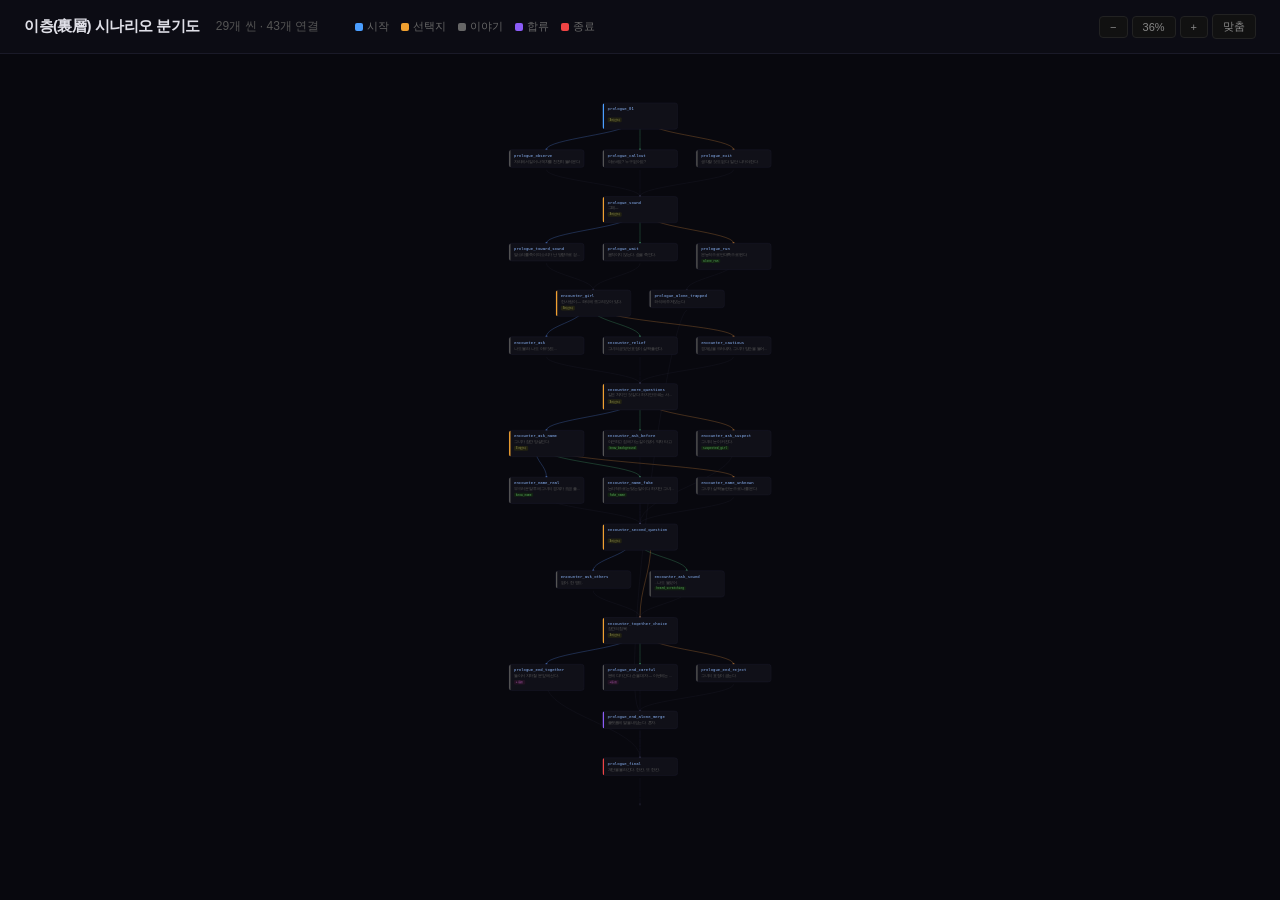
<file: docs/scenario-map.html>
<!DOCTYPE html>
<html lang="ko">
<head>
<meta charset="UTF-8">
<meta name="viewport" content="width=device-width, initial-scale=1.0">
<title>이층(裏層) — 시나리오 분기도</title>
<style>
* { margin: 0; padding: 0; box-sizing: border-box; }
body {
    font-family: 'Pretendard', -apple-system, 'Segoe UI', sans-serif;
    background: #08080e;
    color: #c8c8d0;
    overflow: hidden;
    height: 100vh;
    display: flex;
    flex-direction: column;
}

/* ===== 헤더 ===== */
header {
    padding: 14px 24px;
    background: #0c0c14;
    border-bottom: 1px solid #1a1a28;
    display: flex;
    align-items: center;
    gap: 16px;
    flex-shrink: 0;
    z-index: 100;
}
header h1 { font-size: 15px; font-weight: 600; color: #e0e0e8; letter-spacing: -0.5px; }
.scene-count { font-size: 12px; color: #555; }
.zoom-controls {
    margin-left: auto;
    display: flex;
    align-items: center;
    gap: 4px;
}
.zoom-controls button, .zoom-controls .zoom-label {
    padding: 4px 10px;
    border: 1px solid #222;
    border-radius: 4px;
    background: #111;
    color: #888;
    font-size: 11px;
    cursor: pointer;
}
.zoom-controls button:hover { background: #1a1a28; color: #ccc; }
.zoom-label { cursor: default !important; min-width: 44px; text-align: center; }
.legend {
    display: flex;
    gap: 12px;
    font-size: 11px;
    color: #666;
    margin-left: 20px;
}
.legend-item { display: flex; align-items: center; gap: 4px; }
.legend-dot { width: 8px; height: 8px; border-radius: 2px; }

/* ===== 뷰포트 ===== */
#viewport {
    flex: 1;
    overflow: hidden;
    position: relative;
    cursor: grab;
}
#viewport.dragging { cursor: grabbing; }
#graph {
    position: absolute;
    transform-origin: 0 0;
}

/* ===== SVG 엣지 레이어 ===== */
#edges-layer {
    position: absolute;
    top: 0; left: 0;
    pointer-events: none;
    overflow: visible;
}
.edge-path {
    fill: none;
    stroke-width: 1.5;
    transition: stroke 0.2s, stroke-width 0.2s;
    pointer-events: stroke;
    cursor: pointer;
}
.edge-path:hover {
    stroke-width: 2.5;
}
.edge-dot {
    transition: r 0.2s;
}
.edge-label {
    font-size: 10px;
    pointer-events: none;
    text-anchor: middle;
}

/* ===== 노드 ===== */
.node {
    position: absolute;
    width: 210px;
    border: 1px solid #1e1e30;
    border-radius: 8px;
    background: #101018;
    cursor: pointer;
    display: flex;
    overflow: hidden;
    transition: border-color 0.2s, box-shadow 0.2s, transform 0.15s;
}
.node:hover {
    border-color: #3a3a5a;
    box-shadow: 0 0 20px rgba(80, 80, 160, 0.15);
    transform: scale(1.03);
    z-index: 10;
}
.node.active {
    border-color: #5577cc;
    box-shadow: 0 0 24px rgba(80, 120, 220, 0.25);
    z-index: 20;
}
.node.dim { opacity: 0.3; }
.node-bar {
    width: 4px;
    flex-shrink: 0;
}
.node-body {
    padding: 9px 10px;
    overflow: hidden;
    flex: 1;
    min-width: 0;
}
.node-id {
    font-family: 'JetBrains Mono', 'Fira Code', monospace;
    font-size: 11px;
    color: #8ab4f8;
    white-space: nowrap;
    overflow: hidden;
    text-overflow: ellipsis;
}
.node-preview {
    font-size: 10px;
    color: #555;
    margin-top: 3px;
    white-space: nowrap;
    overflow: hidden;
    text-overflow: ellipsis;
}
.node-badges {
    display: flex;
    gap: 3px;
    margin-top: 4px;
}
.nbadge {
    font-size: 8px;
    padding: 1px 5px;
    border-radius: 3px;
    font-family: monospace;
    white-space: nowrap;
}
.nbadge-flag { background: #122212; color: #5a5; }
.nbadge-companion { background: #221222; color: #a5a; }
.nbadge-choices { background: #222212; color: #aa5; }

/* ===== 디테일 패널 ===== */
#detail-panel {
    position: fixed;
    top: 0; right: 0;
    width: 380px;
    height: 100vh;
    background: #0c0c14;
    border-left: 1px solid #1a1a28;
    z-index: 200;
    transform: translateX(100%);
    transition: transform 0.3s cubic-bezier(0.25, 0, 0, 1);
    display: flex;
    flex-direction: column;
    overflow: hidden;
}
#detail-panel.open { transform: translateX(0); }

.panel-header {
    padding: 16px 20px;
    border-bottom: 1px solid #1a1a28;
    display: flex;
    align-items: center;
    gap: 10px;
    flex-shrink: 0;
}
.panel-type-dot { width: 10px; height: 10px; border-radius: 3px; flex-shrink: 0; }
.panel-id {
    font-family: monospace;
    font-size: 14px;
    color: #8ab4f8;
    flex: 1;
}
.close-btn {
    width: 28px; height: 28px;
    border: 1px solid #222;
    border-radius: 6px;
    background: transparent;
    color: #666;
    font-size: 16px;
    cursor: pointer;
    display: flex;
    align-items: center;
    justify-content: center;
}
.close-btn:hover { background: #1a1a28; color: #ccc; }

.panel-body {
    flex: 1;
    overflow-y: auto;
    padding: 16px 20px;
}
.panel-section { margin-bottom: 18px; }
.panel-label {
    font-size: 10px;
    color: #444;
    text-transform: uppercase;
    letter-spacing: 0.5px;
    margin-bottom: 8px;
}

.dlg-line { font-size: 12px; line-height: 1.8; color: #888; }
.dlg-speaker { color: #8ab4f8; font-weight: 500; }

.choice-card {
    padding: 8px 10px;
    margin: 4px 0;
    border-radius: 6px;
    background: #0e0e1a;
    border: 1px solid #1a1a28;
    cursor: pointer;
    transition: border-color 0.2s;
}
.choice-card:hover { border-color: #3a3a5a; }
.choice-card-head {
    display: flex;
    align-items: baseline;
    gap: 6px;
}
.choice-num { color: #f0a030; font-weight: 700; font-size: 12px; }
.choice-text { font-size: 12px; color: #bbb; flex: 1; }
.choice-hint { font-size: 10px; color: #555; font-style: italic; margin-top: 2px; }
.choice-meta {
    display: flex;
    gap: 4px;
    margin-top: 4px;
    flex-wrap: wrap;
}
.stat-pill {
    font-size: 9px;
    padding: 1px 5px;
    border-radius: 3px;
    font-family: monospace;
}
.stat-pos { background: #122212; color: #5a5; }
.stat-neg { background: #221212; color: #a55; }
.flag-pill { background: #122222; color: #5aa; font-size: 9px; padding: 1px 5px; border-radius: 3px; font-family: monospace; }
.choice-next-link {
    font-family: monospace;
    font-size: 10px;
    color: #6688bb;
    cursor: pointer;
    margin-top: 3px;
    display: inline-block;
}
.choice-next-link:hover { color: #8ab4f8; text-decoration: underline; }

.panel-next-link {
    font-family: monospace;
    font-size: 12px;
    color: #6688bb;
    cursor: pointer;
}
.panel-next-link:hover { color: #8ab4f8; text-decoration: underline; }

.companion-info {
    font-size: 12px;
    line-height: 1.8;
    color: #a5a;
}

/* ===== 엣지 툴팁 ===== */
#edge-tooltip {
    position: fixed;
    padding: 6px 10px;
    background: #1a1a28;
    border: 1px solid #2a2a40;
    border-radius: 6px;
    font-size: 11px;
    color: #ccc;
    pointer-events: none;
    z-index: 300;
    max-width: 260px;
    display: none;
    line-height: 1.5;
}

/* ===== 스크롤바 ===== */
.panel-body::-webkit-scrollbar { width: 4px; }
.panel-body::-webkit-scrollbar-track { background: transparent; }
.panel-body::-webkit-scrollbar-thumb { background: #222; border-radius: 2px; }
</style>
</head>
<body>

<header>
    <h1>이층(裏層) 시나리오 분기도</h1>
    <span class="scene-count" id="sceneCount"></span>
    <div class="legend">
        <div class="legend-item"><div class="legend-dot" style="background:#4a9eff"></div>시작</div>
        <div class="legend-item"><div class="legend-dot" style="background:#f0a030"></div>선택지</div>
        <div class="legend-item"><div class="legend-dot" style="background:#666"></div>이야기</div>
        <div class="legend-item"><div class="legend-dot" style="background:#8b5cf6"></div>합류</div>
        <div class="legend-item"><div class="legend-dot" style="background:#ef4444"></div>종료</div>
    </div>
    <div class="zoom-controls">
        <button onclick="zoomBy(-0.15)">−</button>
        <span class="zoom-label" id="zoomLabel">100%</span>
        <button onclick="zoomBy(0.15)">+</button>
        <button onclick="zoomToFit()">맞춤</button>
    </div>
</header>

<div id="viewport">
    <div id="graph"></div>
</div>

<div id="detail-panel">
    <div class="panel-header">
        <div class="panel-type-dot" id="panelDot"></div>
        <span class="panel-id" id="panelId"></span>
        <button class="close-btn" onclick="closePanel()">&times;</button>
    </div>
    <div class="panel-body" id="panelBody"></div>
</div>

<div id="edge-tooltip"></div>

<script src="../scenario.js"></script>
<script>
(() => {
    // ===== 설정 =====
    const NODE_W = 210, NODE_H = 56, H_GAP = 50, V_GAP = 74;
    const PAD = 80;
    const CHOICE_COLORS = ['#5b8def', '#4db87a', '#e09040'];
    const TYPE_COLORS = { start: '#4a9eff', choice: '#f0a030', story: '#555', merge: '#8b5cf6', end: '#ef4444' };

    const scenes = SCENES;
    const ids = Object.keys(scenes);

    // ===== 유틸 =====
    function getNexts(scene) {
        const r = [];
        if (scene.next) r.push(scene.next);
        if (scene.choices) scene.choices.forEach(c => { if (c.next && !r.includes(c.next)) r.push(c.next); });
        return r;
    }

    function countIncoming(targetId) {
        let n = 0;
        for (const [id, s] of Object.entries(scenes)) {
            if (s.next === targetId) n++;
            if (s.choices) s.choices.forEach(c => { if (c.next === targetId) n++; });
        }
        return n;
    }

    function classifyScene(id) {
        if (id === 'prologue_01') return 'start';
        if (id === 'prologue_final') return 'end';
        if (scenes[id].choices) return 'choice';
        if (countIncoming(id) > 1) return 'merge';
        return 'story';
    }

    function esc(s) { return s.replace(/&/g,'&amp;').replace(/</g,'&lt;').replace(/>/g,'&gt;'); }

    // ===== 랭크 계산 (최장경로) =====
    function computeRanks() {
        const ranks = { prologue_01: 0 };
        let changed = true;
        while (changed) {
            changed = false;
            for (const [id, scene] of Object.entries(scenes)) {
                if (ranks[id] === undefined) continue;
                for (const next of getNexts(scene)) {
                    const nr = ranks[id] + 1;
                    if (ranks[next] === undefined || ranks[next] < nr) {
                        ranks[next] = nr;
                        changed = true;
                    }
                }
            }
        }
        return ranks;
    }

    // ===== DFS 순서 =====
    function computeDfsOrder() {
        const order = {};
        let c = 0;
        const visited = new Set();
        function dfs(id) {
            if (!id || visited.has(id) || !scenes[id]) return;
            visited.add(id);
            order[id] = c++;
            getNexts(scenes[id]).forEach(dfs);
        }
        dfs('prologue_01');
        ids.forEach(id => { if (!visited.has(id)) order[id] = c++; });
        return order;
    }

    // ===== 레이아웃 =====
    const ranks = computeRanks();
    const dfsOrder = computeDfsOrder();

    // 랭크별 그룹핑
    const groups = {};
    for (const [id, rank] of Object.entries(ranks)) {
        if (!groups[rank]) groups[rank] = [];
        groups[rank].push(id);
    }
    for (const rank in groups) {
        groups[rank].sort((a, b) => dfsOrder[a] - dfsOrder[b]);
    }

    // 위치 계산
    const positions = {};
    const maxRank = Math.max(...Object.values(ranks));
    let graphW = 0;
    for (const [rank, nodeIds] of Object.entries(groups)) {
        const n = nodeIds.length;
        const totalW = n * NODE_W + (n - 1) * H_GAP;
        graphW = Math.max(graphW, totalW);
    }
    graphW += PAD * 2;

    for (const [rank, nodeIds] of Object.entries(groups)) {
        const n = nodeIds.length;
        const totalW = n * NODE_W + (n - 1) * H_GAP;
        const startX = (graphW - totalW) / 2;
        nodeIds.forEach((id, i) => {
            positions[id] = {
                x: startX + i * (NODE_W + H_GAP),
                y: PAD + parseInt(rank) * (NODE_H + V_GAP)
            };
        });
    }
    const graphH = PAD * 2 + (maxRank + 1) * (NODE_H + V_GAP);

    // ===== 엣지 수집 =====
    const edges = [];
    for (const [id, scene] of Object.entries(scenes)) {
        if (scene.next && positions[scene.next]) {
            edges.push({ from: id, to: scene.next, label: '', type: 'next', index: 0, total: 1 });
        }
        if (scene.choices) {
            const uniqueNexts = [...new Set(scene.choices.map(c => c.next))];
            scene.choices.forEach((c, i) => {
                if (c.next && positions[c.next]) {
                    edges.push({
                        from: id, to: c.next,
                        label: c.text || '',
                        type: 'choice',
                        index: i,
                        total: scene.choices.length,
                        stats: c.stats,
                        flags: c.setFlags,
                        hint: c.statHint
                    });
                }
            });
        }
    }

    // ===== 렌더링 =====
    const graphEl = document.getElementById('graph');
    graphEl.style.width = graphW + 'px';
    graphEl.style.height = graphH + 'px';

    // SVG 엣지 레이어
    const svg = document.createElementNS('http://www.w3.org/2000/svg', 'svg');
    svg.id = 'edges-layer';
    svg.setAttribute('width', graphW);
    svg.setAttribute('height', graphH);
    svg.style.width = graphW + 'px';
    svg.style.height = graphH + 'px';

    // 엣지 그리기
    const edgeElements = [];
    for (const edge of edges) {
        const fp = positions[edge.from], tp = positions[edge.to];
        if (!fp || !tp) continue;

        // 출발점: 선택지면 하단에서 팬아웃
        let x1 = fp.x + NODE_W / 2;
        let y1 = fp.y + NODE_H;
        if (edge.type === 'choice' && edge.total > 1) {
            const spread = Math.min(NODE_W * 0.6, edge.total * 30);
            x1 += (edge.index - (edge.total - 1) / 2) * (spread / edge.total);
        }

        // 도착점
        const x2 = tp.x + NODE_W / 2;
        const y2 = tp.y;

        const dy = y2 - y1;
        const dx = x2 - x1;
        const rankGap = (ranks[edge.to] || 0) - (ranks[edge.from] || 0);

        let pathD;
        if (rankGap <= 2) {
            const cp = Math.max(30, dy * 0.4);
            pathD = `M ${x1} ${y1} C ${x1} ${y1 + cp}, ${x2} ${y2 - cp}, ${x2} ${y2}`;
        } else {
            // 긴 엣지: 옆으로 살짝 휘게
            const side = dx >= 0 ? 1 : -1;
            const xOff = side * Math.min(60, rankGap * 8);
            const cp1y = y1 + 40;
            const cp2y = y2 - 40;
            pathD = `M ${x1} ${y1} C ${x1 + xOff} ${cp1y}, ${x2 + xOff} ${cp2y}, ${x2} ${y2}`;
        }

        const color = edge.type === 'choice'
            ? (CHOICE_COLORS[edge.index % 3] || '#888')
            : 'rgba(100,100,140,0.4)';
        const opacity = edge.type === 'choice' ? 0.5 : 0.35;

        const g = document.createElementNS('http://www.w3.org/2000/svg', 'g');
        g.innerHTML = `
            <path class="edge-path" d="${pathD}" stroke="${color}" style="opacity:${opacity}"
                  data-label="${esc(edge.label)}" data-hint="${esc(edge.hint || '')}" />
            <circle class="edge-dot" cx="${x2}" cy="${y2}" r="3" fill="${color}" style="opacity:${opacity * 1.2}" />
        `;
        svg.appendChild(g);

        // 선택지 번호 표시 (출발점 근처)
        if (edge.type === 'choice') {
            const numEl = document.createElementNS('http://www.w3.org/2000/svg', 'text');
            numEl.setAttribute('x', x1);
            numEl.setAttribute('y', y1 + 16);
            numEl.setAttribute('text-anchor', 'middle');
            numEl.setAttribute('fill', color);
            numEl.setAttribute('font-size', '9');
            numEl.setAttribute('font-weight', '600');
            numEl.setAttribute('style', 'pointer-events:none; opacity:0.7');
            numEl.textContent = edge.index + 1;
            svg.appendChild(numEl);
        }

        edgeElements.push({ g, edge });
    }

    graphEl.appendChild(svg);

    // 노드 그리기
    for (const id of ids) {
        if (!positions[id]) continue;
        const scene = scenes[id];
        const pos = positions[id];
        const type = classifyScene(id);
        const preview = scene.dialogue && scene.dialogue.length > 0
            ? scene.dialogue[0].text : '—';

        let badges = '';
        if (scene.setFlags) {
            for (const f of Object.keys(scene.setFlags))
                badges += `<span class="nbadge nbadge-flag">${f}</span>`;
        }
        if (scene.choices) {
            badges += `<span class="nbadge nbadge-choices">${scene.choices.length}지선다</span>`;
        }
        if (scene.addCompanion) {
            badges += `<span class="nbadge nbadge-companion">+동료</span>`;
        }

        const node = document.createElement('div');
        node.className = 'node';
        node.id = 'node-' + id;
        node.dataset.id = id;
        node.style.left = pos.x + 'px';
        node.style.top = pos.y + 'px';
        node.innerHTML = `
            <div class="node-bar" style="background:${TYPE_COLORS[type]}"></div>
            <div class="node-body">
                <div class="node-id">${id}</div>
                <div class="node-preview">${esc(preview)}</div>
                ${badges ? `<div class="node-badges">${badges}</div>` : ''}
            </div>
        `;
        // 뱃지가 있으면 높이를 좀 늘림
        if (badges) {
            node.style.height = (NODE_H + 18) + 'px';
        }
        node.addEventListener('click', () => openPanel(id));
        graphEl.appendChild(node);
    }

    document.getElementById('sceneCount').textContent = `${ids.length}개 씬 · ${edges.length}개 연결`;

    // ===== 엣지 툴팁 =====
    const tooltip = document.getElementById('edge-tooltip');
    svg.addEventListener('mouseover', e => {
        const path = e.target.closest('.edge-path');
        if (!path) return;
        const label = path.dataset.label;
        const hint = path.dataset.hint;
        if (!label) return;
        tooltip.innerHTML = `${esc(label)}${hint ? `<br><span style="color:#666;font-size:10px">${esc(hint)}</span>` : ''}`;
        tooltip.style.display = 'block';
        path.style.opacity = '1';
        path.style.strokeWidth = '2.5';
    });
    svg.addEventListener('mousemove', e => {
        tooltip.style.left = (e.clientX + 12) + 'px';
        tooltip.style.top = (e.clientY - 10) + 'px';
    });
    svg.addEventListener('mouseout', e => {
        const path = e.target.closest('.edge-path');
        if (path) {
            path.style.opacity = '';
            path.style.strokeWidth = '';
        }
        tooltip.style.display = 'none';
    });

    // ===== 디테일 패널 =====
    let activeNodeId = null;

    window.openPanel = function(id) {
        const scene = scenes[id];
        if (!scene) return;
        const type = classifyScene(id);

        // 활성 노드 표시
        document.querySelectorAll('.node').forEach(n => n.classList.remove('active'));
        const nodeEl = document.getElementById('node-' + id);
        if (nodeEl) nodeEl.classList.add('active');
        activeNodeId = id;

        document.getElementById('panelDot').style.background = TYPE_COLORS[type];
        document.getElementById('panelId').textContent = id;

        let html = '';

        // 챕터
        if (scene.chapter) {
            html += `<div class="panel-section"><div class="panel-label">챕터</div>
                <div style="font-size:13px;color:#aaa">${scene.chapter.number} — ${scene.chapter.title}</div></div>`;
        }

        // 대사
        if (scene.dialogue && scene.dialogue.length > 0) {
            html += `<div class="panel-section"><div class="panel-label">대사 (${scene.dialogue.length}줄)</div>`;
            for (const d of scene.dialogue) {
                const sp = d.speaker ? `<span class="dlg-speaker">${esc(d.speaker)}:</span> ` : '';
                html += `<div class="dlg-line">${sp}${esc(d.text)}</div>`;
            }
            html += '</div>';
        }

        // 선택지
        if (scene.choices) {
            html += `<div class="panel-section"><div class="panel-label">선택지</div>`;
            scene.choices.forEach((c, i) => {
                let meta = '';
                if (c.stats) {
                    for (const [k, v] of Object.entries(c.stats)) {
                        const cls = v >= 0 ? 'stat-pos' : 'stat-neg';
                        meta += `<span class="stat-pill ${cls}">${k} ${v > 0 ? '+' : ''}${v}</span>`;
                    }
                }
                if (c.setFlags) {
                    for (const f of Object.keys(c.setFlags)) {
                        meta += `<span class="flag-pill">${f}</span>`;
                    }
                }
                html += `
                    <div class="choice-card" onclick="focusNode('${c.next}')">
                        <div class="choice-card-head">
                            <span class="choice-num" style="color:${CHOICE_COLORS[i % 3]}">${i + 1}</span>
                            <span class="choice-text">${esc(c.text)}</span>
                        </div>
                        ${c.statHint ? `<div class="choice-hint">${esc(c.statHint)}</div>` : ''}
                        ${meta ? `<div class="choice-meta">${meta}</div>` : ''}
                        <span class="choice-next-link">${c.next} →</span>
                    </div>`;
            });
            html += '</div>';
        }

        // 플래그
        if (scene.setFlags) {
            html += `<div class="panel-section"><div class="panel-label">플래그 설정</div>`;
            for (const [f, v] of Object.entries(scene.setFlags)) {
                html += `<span class="flag-pill" style="font-size:11px">${f} = ${v}</span> `;
            }
            html += '</div>';
        }

        // 동료
        if (scene.addCompanion) {
            const comp = scene.addCompanion;
            html += `<div class="panel-section"><div class="panel-label">동료 추가</div><div class="companion-info">`;
            html += `기본 표시: <strong>${comp.name}</strong><br>`;
            if (comp.nameConditions) {
                comp.nameConditions.forEach(c => {
                    html += `<span class="flag-pill">${c.flag}</span> → <strong>${c.name}</strong><br>`;
                });
            }
            if (comp.nameIfFlag) {
                html += `<span class="flag-pill">${comp.nameIfFlag}</span> → <strong>${comp.nameValue}</strong>`;
            }
            html += '</div></div>';
        }

        // 다음
        if (scene.next) {
            html += `<div class="panel-section"><div class="panel-label">다음 씬</div>
                <span class="panel-next-link" onclick="focusNode('${scene.next}')">${scene.next} →</span></div>`;
        }

        document.getElementById('panelBody').innerHTML = html;
        document.getElementById('detail-panel').classList.add('open');
    };

    window.closePanel = function() {
        document.getElementById('detail-panel').classList.remove('open');
        document.querySelectorAll('.node').forEach(n => n.classList.remove('active'));
        activeNodeId = null;
    };

    window.focusNode = function(id) {
        const pos = positions[id];
        if (!pos) return;
        openPanel(id);
        // 해당 노드가 중앙에 오도록 팬
        const vp = document.getElementById('viewport');
        const cx = vp.clientWidth / 2;
        const cy = vp.clientHeight / 2;
        panX = cx - (pos.x + NODE_W / 2) * zoom;
        panY = cy - (pos.y + NODE_H / 2) * zoom;
        applyTransform();
    };

    // ===== 팬/줌 =====
    let zoom = 1, panX = 0, panY = 0;
    let isDragging = false, dragStartX, dragStartY;
    const viewport = document.getElementById('viewport');

    function applyTransform() {
        graphEl.style.transform = `translate(${panX}px, ${panY}px) scale(${zoom})`;
        document.getElementById('zoomLabel').textContent = Math.round(zoom * 100) + '%';
    }

    window.zoomBy = function(delta) {
        const vp = viewport;
        const cx = vp.clientWidth / 2;
        const cy = vp.clientHeight / 2;
        const oldZoom = zoom;
        zoom = Math.max(0.15, Math.min(3, zoom + delta));
        panX = cx - (cx - panX) * (zoom / oldZoom);
        panY = cy - (cy - panY) * (zoom / oldZoom);
        applyTransform();
    };

    window.zoomToFit = function() {
        const vp = viewport;
        const pw = vp.clientWidth - 40;
        const ph = vp.clientHeight - 40;
        zoom = Math.min(pw / graphW, ph / graphH, 1.5);
        panX = (vp.clientWidth - graphW * zoom) / 2;
        panY = (vp.clientHeight - graphH * zoom) / 2;
        applyTransform();
    };

    viewport.addEventListener('mousedown', e => {
        if (e.target.closest('.node') || e.target.closest('.edge-path')) return;
        isDragging = true;
        dragStartX = e.clientX - panX;
        dragStartY = e.clientY - panY;
        viewport.classList.add('dragging');
    });
    window.addEventListener('mousemove', e => {
        if (!isDragging) return;
        panX = e.clientX - dragStartX;
        panY = e.clientY - dragStartY;
        applyTransform();
    });
    window.addEventListener('mouseup', () => {
        isDragging = false;
        viewport.classList.remove('dragging');
    });
    viewport.addEventListener('wheel', e => {
        e.preventDefault();
        const rect = viewport.getBoundingClientRect();
        const mx = e.clientX - rect.left;
        const my = e.clientY - rect.top;
        const oldZoom = zoom;
        const delta = e.deltaY > 0 ? -0.08 : 0.08;
        zoom = Math.max(0.15, Math.min(3, zoom + delta));
        panX = mx - (mx - panX) * (zoom / oldZoom);
        panY = my - (my - panY) * (zoom / oldZoom);
        applyTransform();
    }, { passive: false });

    // 키보드 단축키
    document.addEventListener('keydown', e => {
        if (e.key === 'Escape') closePanel();
        if (e.key === '0' || e.key === 'f') zoomToFit();
    });

    // 초기 화면: 전체가 보이도록
    zoomToFit();
})();
</script>

</body>
</html>
</file>
